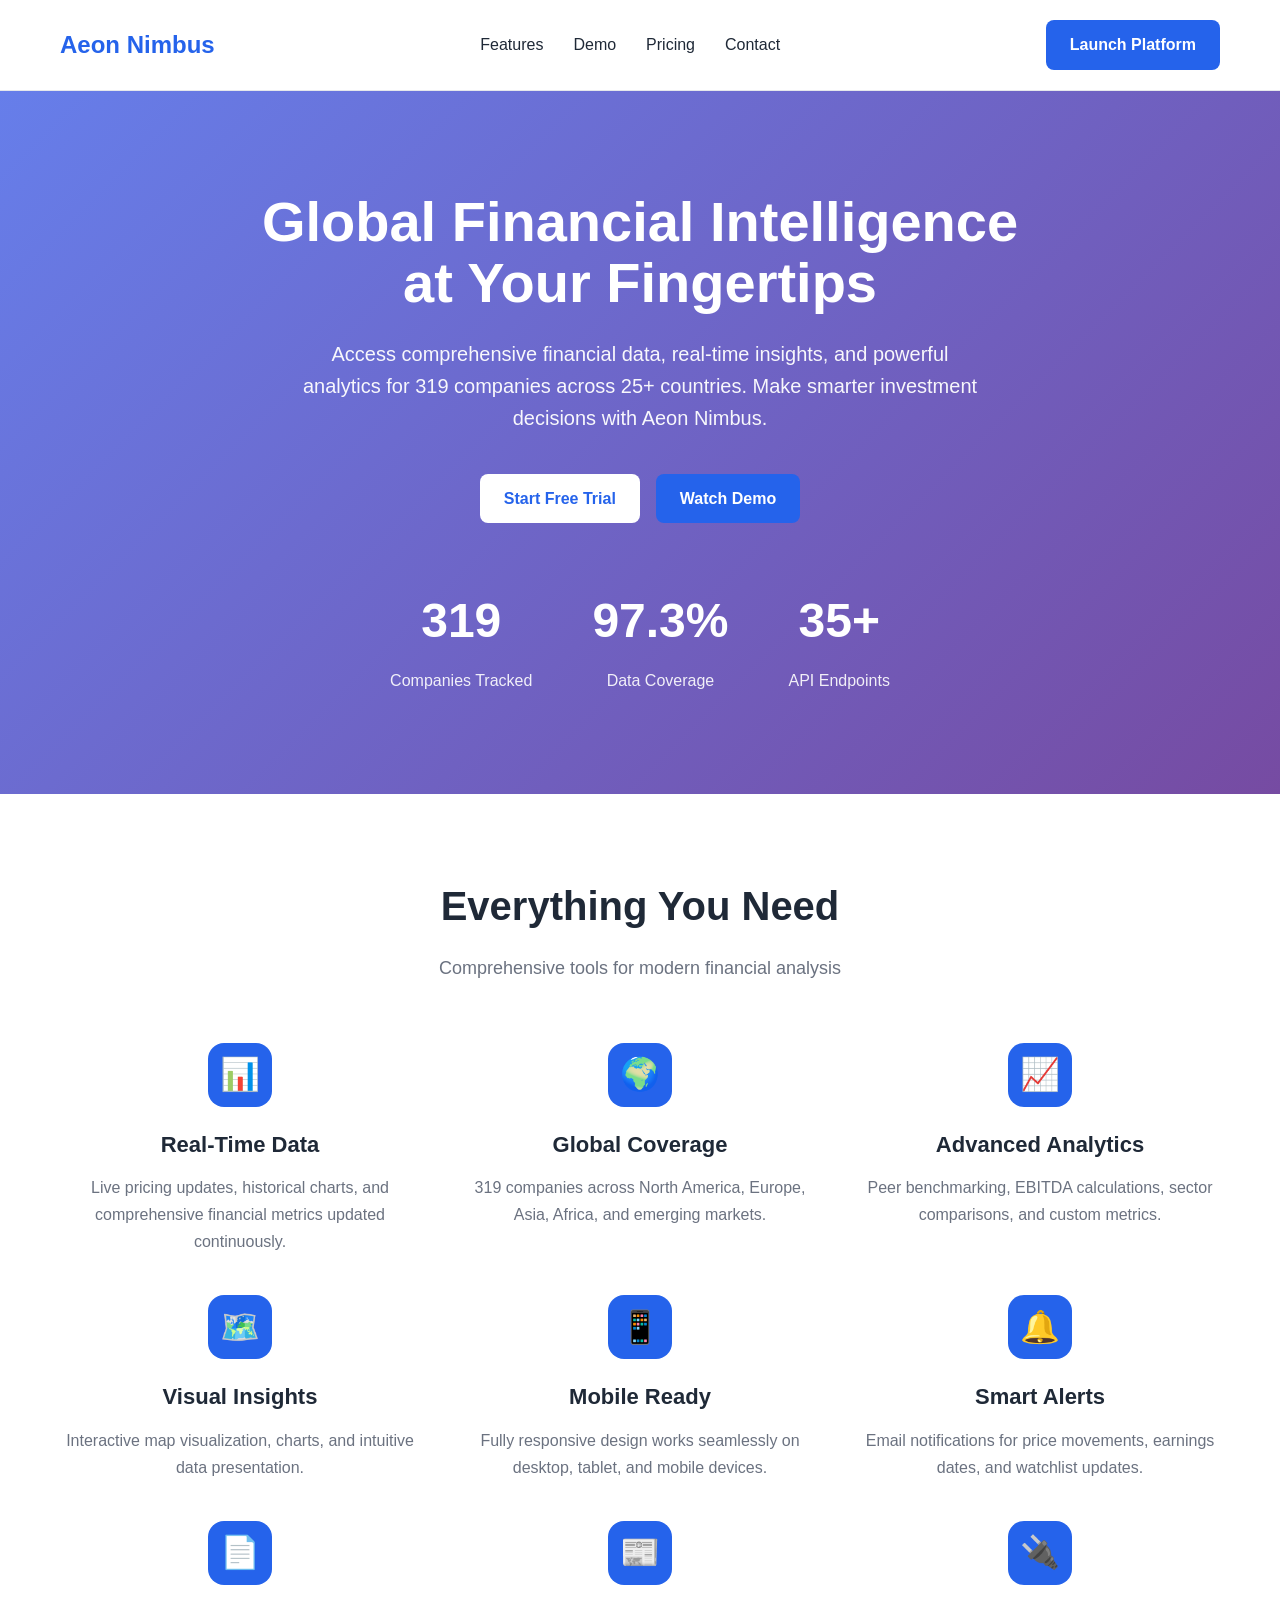
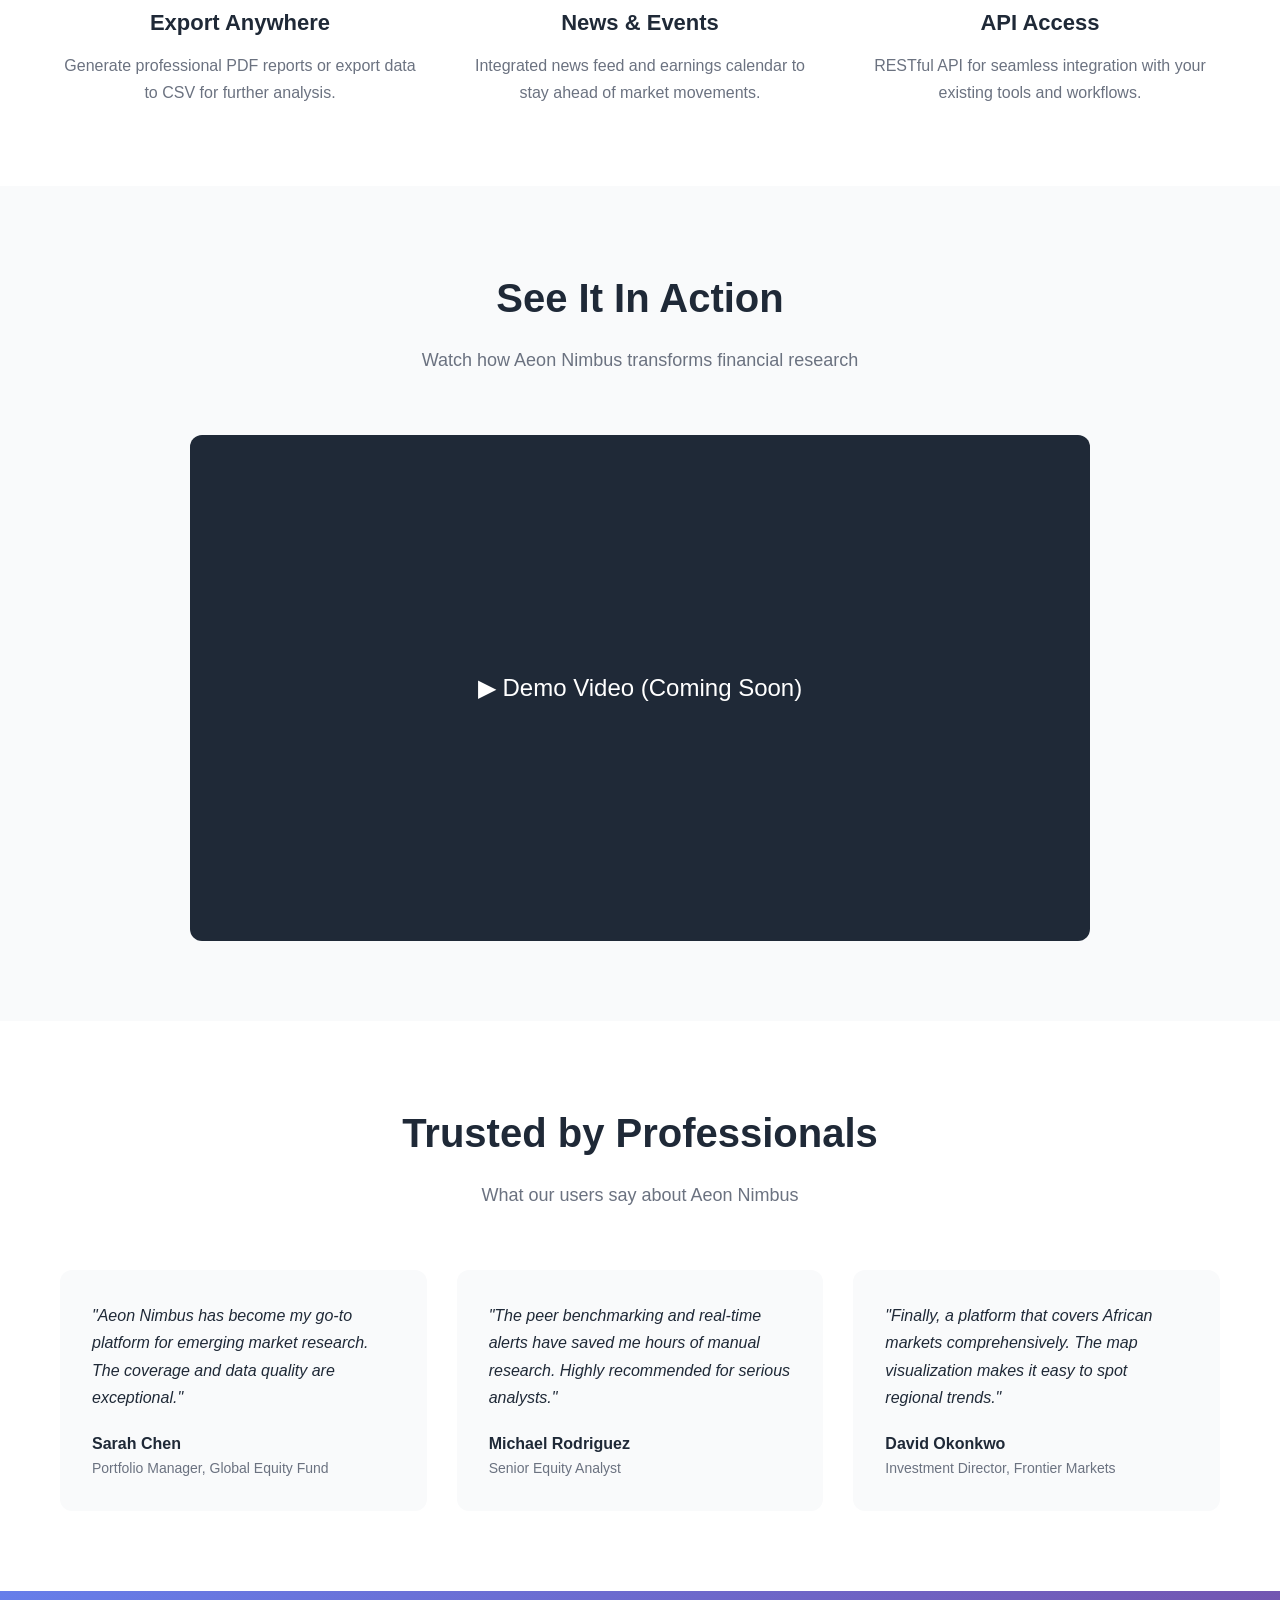
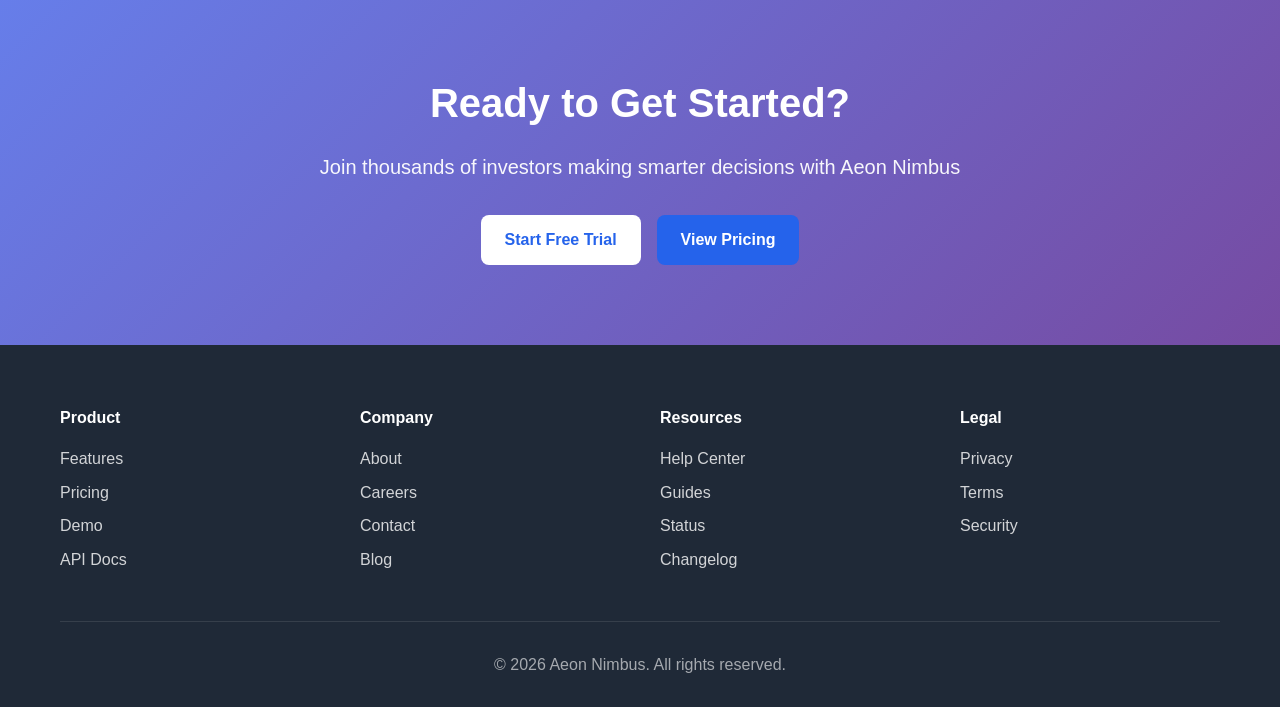
<file: marketing/landing/index.html>
<!DOCTYPE html>
<html lang="en">
<head>
    <meta charset="UTF-8">
    <meta name="viewport" content="width=device-width, initial-scale=1.0">
    <title>Aeon Nimbus - Global Financial Intelligence Platform</title>
    <style>
        :root {
            --primary: #2563eb;
            --primary-dark: #1e40af;
            --text: #1f2937;
            --text-light: #6b7280;
            --bg: #ffffff;
            --bg-light: #f9fafb;
            --border: #e5e7eb;
        }

        * { margin: 0; padding: 0; box-sizing: border-box; }

        body {
            font-family: -apple-system, BlinkMacSystemFont, 'Segoe UI', Roboto, 'Helvetica Neue', Arial, sans-serif;
            line-height: 1.6;
            color: var(--text);
            background: var(--bg);
        }

        .container {
            max-width: 1200px;
            margin: 0 auto;
            padding: 0 20px;
        }

        header {
            background: var(--bg);
            border-bottom: 1px solid var(--border);
            padding: 20px 0;
            position: sticky;
            top: 0;
            z-index: 100;
        }

        nav {
            display: flex;
            justify-content: space-between;
            align-items: center;
        }

        .logo {
            font-size: 24px;
            font-weight: 700;
            color: var(--primary);
        }

        .nav-links {
            display: flex;
            gap: 30px;
            list-style: none;
        }

        .nav-links a {
            text-decoration: none;
            color: var(--text);
            font-weight: 500;
        }

        .nav-links a:hover {
            color: var(--primary);
        }

        .cta-button {
            background: var(--primary);
            color: white;
            padding: 12px 24px;
            border-radius: 8px;
            text-decoration: none;
            font-weight: 600;
            display: inline-block;
            transition: background 0.2s;
        }

        .cta-button:hover {
            background: var(--primary-dark);
        }

        .hero {
            padding: 100px 0;
            text-align: center;
            background: linear-gradient(135deg, #667eea 0%, #764ba2 100%);
            color: white;
        }

        .hero h1 {
            font-size: 56px;
            font-weight: 800;
            margin-bottom: 24px;
            line-height: 1.1;
        }

        .hero p {
            font-size: 20px;
            margin-bottom: 40px;
            opacity: 0.95;
            max-width: 700px;
            margin-left: auto;
            margin-right: auto;
        }

        .hero-stats {
            display: flex;
            justify-content: center;
            gap: 60px;
            margin-top: 60px;
        }

        .stat {
            text-align: center;
        }

        .stat-number {
            font-size: 48px;
            font-weight: 800;
            display: block;
            margin-bottom: 8px;
        }

        .stat-label {
            opacity: 0.9;
            font-size: 16px;
        }

        section {
            padding: 80px 0;
        }

        h2 {
            font-size: 40px;
            font-weight: 800;
            margin-bottom: 16px;
            text-align: center;
        }

        .section-subtitle {
            text-align: center;
            color: var(--text-light);
            font-size: 18px;
            margin-bottom: 60px;
        }

        .features-grid {
            display: grid;
            grid-template-columns: repeat(auto-fit, minmax(300px, 1fr));
            gap: 40px;
        }

        .feature-card {
            text-align: center;
        }

        .feature-icon {
            width: 64px;
            height: 64px;
            background: var(--primary);
            border-radius: 16px;
            display: flex;
            align-items: center;
            justify-content: center;
            margin: 0 auto 20px;
            font-size: 32px;
        }

        .feature-card h3 {
            font-size: 22px;
            margin-bottom: 12px;
        }

        .feature-card p {
            color: var(--text-light);
            line-height: 1.7;
        }

        .demo-section {
            background: var(--bg-light);
        }

        .demo-video {
            max-width: 900px;
            margin: 0 auto;
            background: var(--text);
            border-radius: 12px;
            aspect-ratio: 16/9;
            display: flex;
            align-items: center;
            justify-content: center;
            color: white;
            font-size: 24px;
        }

        .testimonials {
            background: var(--bg);
        }

        .testimonial-grid {
            display: grid;
            grid-template-columns: repeat(auto-fit, minmax(300px, 1fr));
            gap: 30px;
        }

        .testimonial {
            background: var(--bg-light);
            padding: 32px;
            border-radius: 12px;
        }

        .testimonial-text {
            font-style: italic;
            margin-bottom: 20px;
            line-height: 1.7;
        }

        .testimonial-author {
            font-weight: 600;
        }

        .testimonial-role {
            color: var(--text-light);
            font-size: 14px;
        }

        .cta-section {
            background: linear-gradient(135deg, #667eea 0%, #764ba2 100%);
            color: white;
            text-align: center;
        }

        .cta-section h2 {
            color: white;
        }

        .cta-section p {
            font-size: 20px;
            margin-bottom: 32px;
            opacity: 0.95;
        }

        .button-group {
            display: flex;
            gap: 16px;
            justify-content: center;
            flex-wrap: wrap;
        }

        .cta-button.white {
            background: white;
            color: var(--primary);
        }

        .cta-button.white:hover {
            background: var(--bg-light);
        }

        footer {
            background: var(--text);
            color: white;
            padding: 60px 0 30px;
        }

        .footer-content {
            display: grid;
            grid-template-columns: repeat(auto-fit, minmax(200px, 1fr));
            gap: 40px;
            margin-bottom: 40px;
        }

        .footer-section h4 {
            margin-bottom: 16px;
        }

        .footer-links {
            list-style: none;
        }

        .footer-links li {
            margin-bottom: 8px;
        }

        .footer-links a {
            color: rgba(255,255,255,0.8);
            text-decoration: none;
        }

        .footer-links a:hover {
            color: white;
        }

        .footer-bottom {
            text-align: center;
            padding-top: 30px;
            border-top: 1px solid rgba(255,255,255,0.1);
            color: rgba(255,255,255,0.6);
        }

        @media (max-width: 768px) {
            .hero h1 { font-size: 36px; }
            .hero p { font-size: 18px; }
            .hero-stats { flex-direction: column; gap: 30px; }
            h2 { font-size: 32px; }
            .nav-links { display: none; }
        }
    </style>
</head>
<body>
    <header>
        <nav class="container">
            <div class="logo">Aeon Nimbus</div>
            <ul class="nav-links">
                <li><a href="#features">Features</a></li>
                <li><a href="#demo">Demo</a></li>
                <li><a href="pricing.html">Pricing</a></li>
                <li><a href="#contact">Contact</a></li>
            </ul>
            <a href="/platform" class="cta-button">Launch Platform</a>
        </nav>
    </header>

    <section class="hero">
        <div class="container">
            <h1>Global Financial Intelligence<br>at Your Fingertips</h1>
            <p>Access comprehensive financial data, real-time insights, and powerful analytics for 319 companies across 25+ countries. Make smarter investment decisions with Aeon Nimbus.</p>
            <div class="button-group">
                <a href="/platform" class="cta-button white">Start Free Trial</a>
                <a href="#demo" class="cta-button">Watch Demo</a>
            </div>

            <div class="hero-stats">
                <div class="stat">
                    <span class="stat-number">319</span>
                    <span class="stat-label">Companies Tracked</span>
                </div>
                <div class="stat">
                    <span class="stat-number">97.3%</span>
                    <span class="stat-label">Data Coverage</span>
                </div>
                <div class="stat">
                    <span class="stat-number">35+</span>
                    <span class="stat-label">API Endpoints</span>
                </div>
            </div>
        </div>
    </section>

    <section id="features">
        <div class="container">
            <h2>Everything You Need</h2>
            <p class="section-subtitle">Comprehensive tools for modern financial analysis</p>

            <div class="features-grid">
                <div class="feature-card">
                    <div class="feature-icon">📊</div>
                    <h3>Real-Time Data</h3>
                    <p>Live pricing updates, historical charts, and comprehensive financial metrics updated continuously.</p>
                </div>

                <div class="feature-card">
                    <div class="feature-icon">🌍</div>
                    <h3>Global Coverage</h3>
                    <p>319 companies across North America, Europe, Asia, Africa, and emerging markets.</p>
                </div>

                <div class="feature-card">
                    <div class="feature-icon">📈</div>
                    <h3>Advanced Analytics</h3>
                    <p>Peer benchmarking, EBITDA calculations, sector comparisons, and custom metrics.</p>
                </div>

                <div class="feature-card">
                    <div class="feature-icon">🗺️</div>
                    <h3>Visual Insights</h3>
                    <p>Interactive map visualization, charts, and intuitive data presentation.</p>
                </div>

                <div class="feature-card">
                    <div class="feature-icon">📱</div>
                    <h3>Mobile Ready</h3>
                    <p>Fully responsive design works seamlessly on desktop, tablet, and mobile devices.</p>
                </div>

                <div class="feature-card">
                    <div class="feature-icon">🔔</div>
                    <h3>Smart Alerts</h3>
                    <p>Email notifications for price movements, earnings dates, and watchlist updates.</p>
                </div>

                <div class="feature-card">
                    <div class="feature-icon">📄</div>
                    <h3>Export Anywhere</h3>
                    <p>Generate professional PDF reports or export data to CSV for further analysis.</p>
                </div>

                <div class="feature-card">
                    <div class="feature-icon">📰</div>
                    <h3>News & Events</h3>
                    <p>Integrated news feed and earnings calendar to stay ahead of market movements.</p>
                </div>

                <div class="feature-card">
                    <div class="feature-icon">🔌</div>
                    <h3>API Access</h3>
                    <p>RESTful API for seamless integration with your existing tools and workflows.</p>
                </div>
            </div>
        </div>
    </section>

    <section id="demo" class="demo-section">
        <div class="container">
            <h2>See It In Action</h2>
            <p class="section-subtitle">Watch how Aeon Nimbus transforms financial research</p>
            <div class="demo-video">
                <div>▶ Demo Video (Coming Soon)</div>
            </div>
        </div>
    </section>

    <section class="testimonials">
        <div class="container">
            <h2>Trusted by Professionals</h2>
            <p class="section-subtitle">What our users say about Aeon Nimbus</p>

            <div class="testimonial-grid">
                <div class="testimonial">
                    <p class="testimonial-text">"Aeon Nimbus has become my go-to platform for emerging market research. The coverage and data quality are exceptional."</p>
                    <div class="testimonial-author">Sarah Chen</div>
                    <div class="testimonial-role">Portfolio Manager, Global Equity Fund</div>
                </div>

                <div class="testimonial">
                    <p class="testimonial-text">"The peer benchmarking and real-time alerts have saved me hours of manual research. Highly recommended for serious analysts."</p>
                    <div class="testimonial-author">Michael Rodriguez</div>
                    <div class="testimonial-role">Senior Equity Analyst</div>
                </div>

                <div class="testimonial">
                    <p class="testimonial-text">"Finally, a platform that covers African markets comprehensively. The map visualization makes it easy to spot regional trends."</p>
                    <div class="testimonial-author">David Okonkwo</div>
                    <div class="testimonial-role">Investment Director, Frontier Markets</div>
                </div>
            </div>
        </div>
    </section>

    <section class="cta-section">
        <div class="container">
            <h2>Ready to Get Started?</h2>
            <p>Join thousands of investors making smarter decisions with Aeon Nimbus</p>
            <div class="button-group">
                <a href="/platform" class="cta-button white">Start Free Trial</a>
                <a href="pricing.html" class="cta-button">View Pricing</a>
            </div>
        </div>
    </section>

    <footer>
        <div class="container">
            <div class="footer-content">
                <div class="footer-section">
                    <h4>Product</h4>
                    <ul class="footer-links">
                        <li><a href="#features">Features</a></li>
                        <li><a href="pricing.html">Pricing</a></li>
                        <li><a href="#demo">Demo</a></li>
                        <li><a href="/docs">API Docs</a></li>
                    </ul>
                </div>

                <div class="footer-section">
                    <h4>Company</h4>
                    <ul class="footer-links">
                        <li><a href="#about">About</a></li>
                        <li><a href="#careers">Careers</a></li>
                        <li><a href="#contact">Contact</a></li>
                        <li><a href="#blog">Blog</a></li>
                    </ul>
                </div>

                <div class="footer-section">
                    <h4>Resources</h4>
                    <ul class="footer-links">
                        <li><a href="#help">Help Center</a></li>
                        <li><a href="#guides">Guides</a></li>
                        <li><a href="#status">Status</a></li>
                        <li><a href="#changelog">Changelog</a></li>
                    </ul>
                </div>

                <div class="footer-section">
                    <h4>Legal</h4>
                    <ul class="footer-links">
                        <li><a href="#privacy">Privacy</a></li>
                        <li><a href="#terms">Terms</a></li>
                        <li><a href="#security">Security</a></li>
                    </ul>
                </div>
            </div>

            <div class="footer-bottom">
                <p>&copy; 2026 Aeon Nimbus. All rights reserved.</p>
            </div>
        </div>
    </footer>
</body>
</html>
</file>
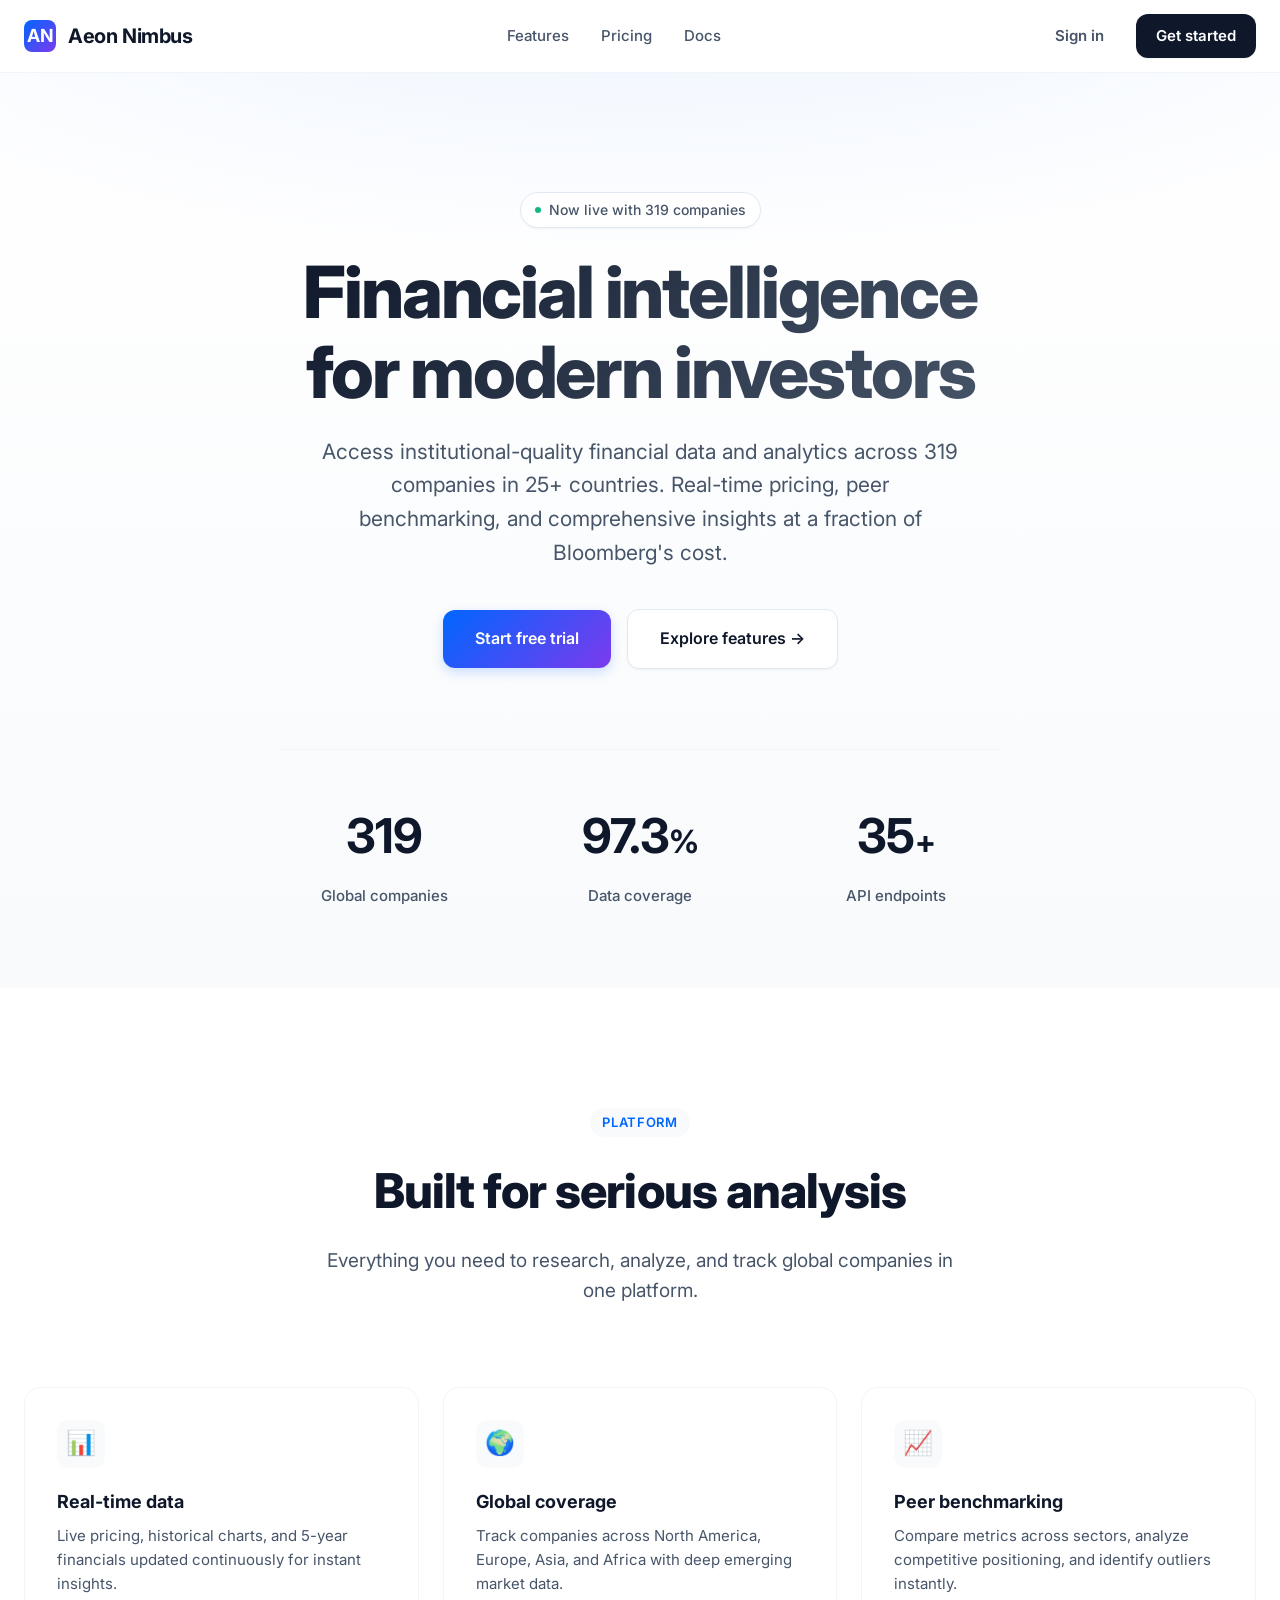
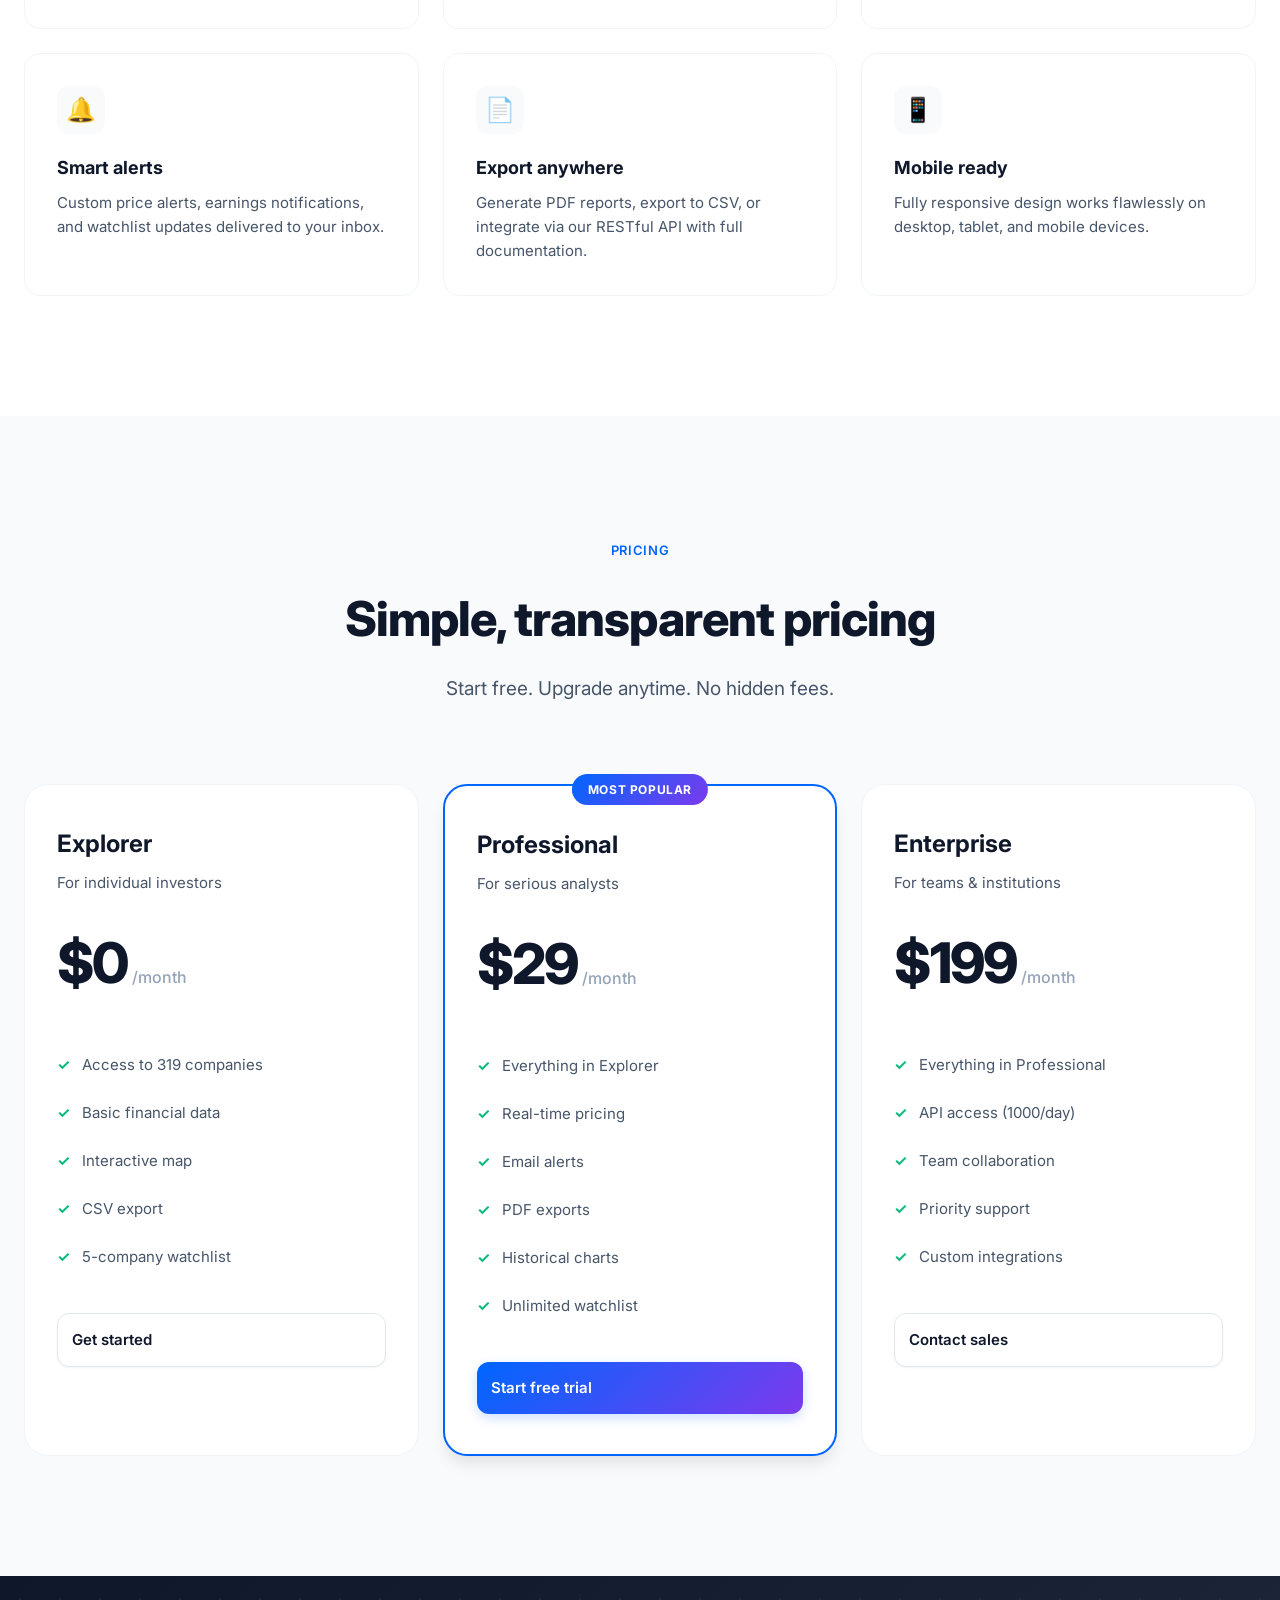
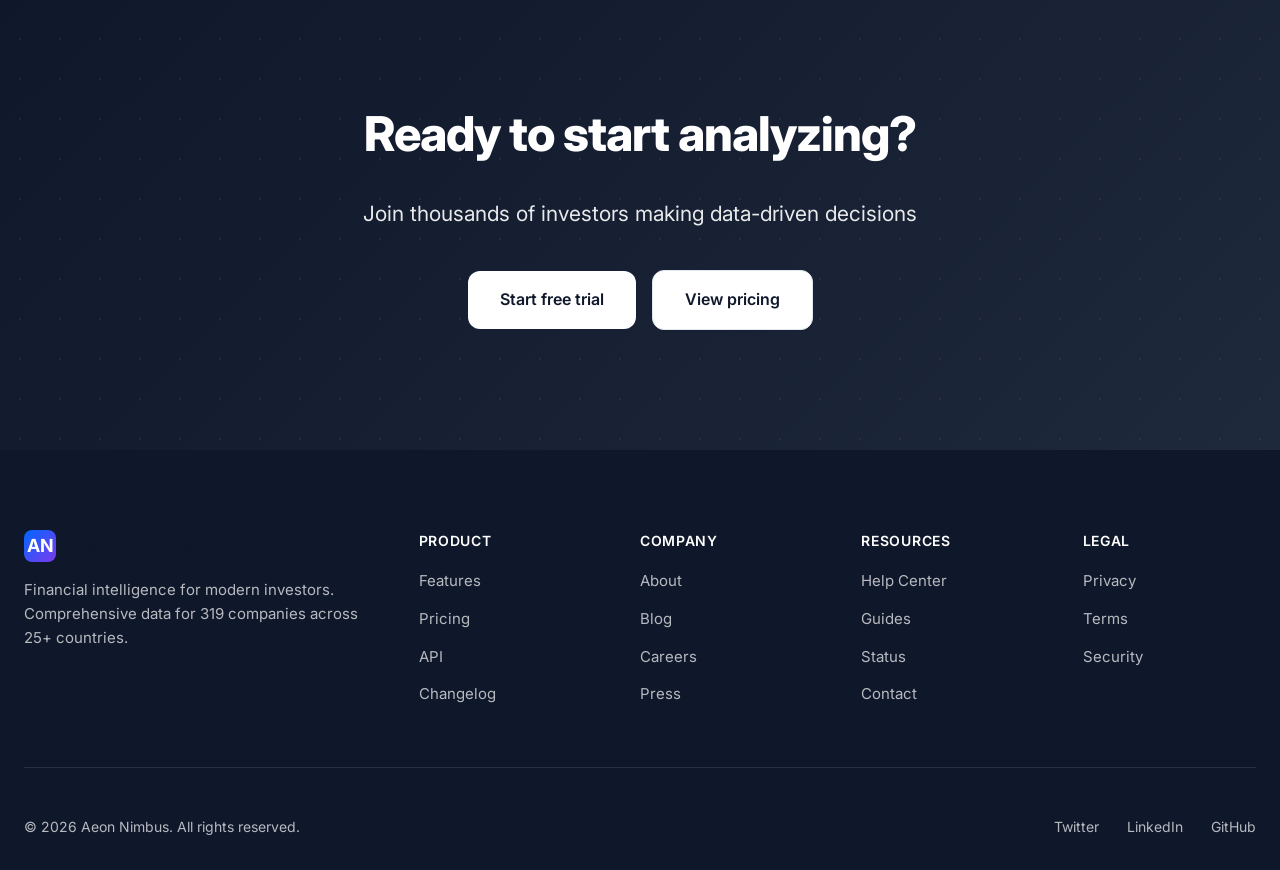
<file: static/landing/index.html>
<!DOCTYPE html>
<html lang="en">
<head>
    <meta charset="UTF-8">
    <meta name="viewport" content="width=device-width, initial-scale=1.0">
    <title>Aeon Nimbus - Financial Intelligence Platform</title>
    <link rel="preconnect" href="https://fonts.googleapis.com">
    <link rel="preconnect" href="https://fonts.gstatic.com" crossorigin>
    <link href="https://fonts.googleapis.com/css2?family=Inter:wght@400;500;600;700;800;900&display=swap" rel="stylesheet">
    <style>
        * {
            margin: 0;
            padding: 0;
            box-sizing: border-box;
        }

        :root {
            --primary: #0066FF;
            --primary-dark: #0052CC;
            --primary-light: #3385FF;
            --secondary: #7C3AED;
            --success: #10B981;
            --text: #0F172A;
            --text-secondary: #475569;
            --text-tertiary: #94A3B8;
            --bg: #FFFFFF;
            --bg-secondary: #F8FAFC;
            --bg-tertiary: #F1F5F9;
            --border: #E2E8F0;
            --border-light: #F1F5F9;
            --shadow-sm: 0 1px 2px 0 rgb(0 0 0 / 0.05);
            --shadow-md: 0 4px 6px -1px rgb(0 0 0 / 0.1);
            --shadow-lg: 0 10px 15px -3px rgb(0 0 0 / 0.1);
            --shadow-xl: 0 20px 25px -5px rgb(0 0 0 / 0.1);
            --radius-sm: 8px;
            --radius-md: 12px;
            --radius-lg: 16px;
            --radius-xl: 24px;
        }

        body {
            font-family: 'Inter', -apple-system, BlinkMacSystemFont, 'Segoe UI', sans-serif;
            line-height: 1.6;
            color: var(--text);
            -webkit-font-smoothing: antialiased;
            -moz-osx-font-smoothing: grayscale;
        }

        html {
            scroll-behavior: smooth;
        }

        /* Navigation - Stripe-inspired */
        nav {
            position: fixed;
            top: 0;
            width: 100%;
            background: rgba(255, 255, 255, 0.72);
            backdrop-filter: saturate(180%) blur(20px);
            -webkit-backdrop-filter: saturate(180%) blur(20px);
            border-bottom: 1px solid var(--border-light);
            z-index: 1000;
            transition: all 0.3s cubic-bezier(0.4, 0, 0.2, 1);
        }

        nav.scrolled {
            box-shadow: var(--shadow-sm);
        }

        .nav-container {
            max-width: 1280px;
            margin: 0 auto;
            padding: 0 24px;
            display: flex;
            align-items: center;
            justify-content: space-between;
            height: 72px;
        }

        .logo-container {
            display: flex;
            align-items: center;
            gap: 12px;
        }

        .logo-mark {
            width: 32px;
            height: 32px;
            background: linear-gradient(135deg, var(--primary), var(--secondary));
            border-radius: 8px;
            display: flex;
            align-items: center;
            justify-content: center;
            color: white;
            font-weight: 700;
            font-size: 18px;
        }

        .logo-text {
            font-size: 20px;
            font-weight: 700;
            letter-spacing: -0.02em;
            color: var(--text);
        }

        .nav-links {
            display: flex;
            gap: 32px;
            list-style: none;
        }

        .nav-links a {
            text-decoration: none;
            color: var(--text-secondary);
            font-weight: 500;
            font-size: 15px;
            transition: color 0.2s;
            position: relative;
        }

        .nav-links a:hover {
            color: var(--text);
        }

        .nav-cta {
            display: flex;
            gap: 12px;
            align-items: center;
        }

        .btn {
            padding: 10px 20px;
            border-radius: var(--radius-md);
            font-weight: 600;
            font-size: 15px;
            text-decoration: none;
            transition: all 0.2s cubic-bezier(0.4, 0, 0.2, 1);
            cursor: pointer;
            border: none;
            display: inline-flex;
            align-items: center;
            gap: 8px;
        }

        .btn-secondary {
            color: var(--text-secondary);
            background: transparent;
        }

        .btn-secondary:hover {
            color: var(--text);
            background: var(--bg-secondary);
        }

        .btn-primary {
            background: var(--text);
            color: white;
            box-shadow: var(--shadow-sm);
        }

        .btn-primary:hover {
            background: var(--primary);
            box-shadow: var(--shadow-md);
            transform: translateY(-1px);
        }

        /* Hero - Plaid-inspired */
        .hero {
            margin-top: 72px;
            padding: 120px 24px 80px;
            background: linear-gradient(180deg, var(--bg) 0%, var(--bg-secondary) 100%);
            position: relative;
            overflow: hidden;
        }

        .hero::before {
            content: '';
            position: absolute;
            top: 0;
            left: 0;
            right: 0;
            height: 600px;
            background: radial-gradient(ellipse 80% 50% at 50% -20%, rgba(0, 102, 255, 0.08), transparent);
            pointer-events: none;
        }

        .hero-container {
            max-width: 1280px;
            margin: 0 auto;
            position: relative;
        }

        .hero-content {
            max-width: 720px;
            margin: 0 auto;
            text-align: center;
        }

        .hero-badge {
            display: inline-flex;
            align-items: center;
            gap: 8px;
            padding: 6px 14px;
            background: white;
            border: 1px solid var(--border);
            border-radius: 100px;
            font-size: 14px;
            font-weight: 500;
            color: var(--text-secondary);
            margin-bottom: 24px;
            box-shadow: var(--shadow-sm);
        }

        .hero-badge-dot {
            width: 6px;
            height: 6px;
            background: var(--success);
            border-radius: 50%;
            animation: pulse-dot 2s cubic-bezier(0.4, 0, 0.6, 1) infinite;
        }

        @keyframes pulse-dot {
            0%, 100% { opacity: 1; }
            50% { opacity: 0.5; }
        }

        .hero h1 {
            font-size: 72px;
            font-weight: 800;
            line-height: 1.1;
            letter-spacing: -0.03em;
            margin-bottom: 24px;
            background: linear-gradient(135deg, var(--text) 0%, var(--text-secondary) 100%);
            -webkit-background-clip: text;
            -webkit-text-fill-color: transparent;
            background-clip: text;
        }

        .hero-description {
            font-size: 21px;
            line-height: 1.6;
            color: var(--text-secondary);
            margin-bottom: 40px;
            max-width: 640px;
            margin-left: auto;
            margin-right: auto;
        }

        .hero-cta {
            display: flex;
            gap: 16px;
            justify-content: center;
            align-items: center;
            flex-wrap: wrap;
        }

        .btn-hero {
            padding: 16px 32px;
            font-size: 16px;
            border-radius: var(--radius-md);
        }

        .btn-gradient {
            background: linear-gradient(135deg, var(--primary), var(--secondary));
            color: white;
            box-shadow: 0 4px 12px rgba(0, 102, 255, 0.2);
        }

        .btn-gradient:hover {
            box-shadow: 0 8px 24px rgba(0, 102, 255, 0.3);
            transform: translateY(-2px);
        }

        .btn-outline {
            background: white;
            color: var(--text);
            border: 1.5px solid var(--border);
            box-shadow: var(--shadow-sm);
        }

        .btn-outline:hover {
            border-color: var(--text-tertiary);
            box-shadow: var(--shadow-md);
        }

        /* Stats - Minimalist */
        .stats {
            display: grid;
            grid-template-columns: repeat(3, 1fr);
            gap: 48px;
            margin-top: 80px;
            padding-top: 48px;
            border-top: 1px solid var(--border-light);
        }

        .stat {
            text-align: center;
        }

        .stat-number {
            font-size: 48px;
            font-weight: 700;
            letter-spacing: -0.02em;
            color: var(--text);
            display: block;
            margin-bottom: 8px;
        }

        .stat-label {
            font-size: 15px;
            color: var(--text-secondary);
            font-weight: 500;
        }

        /* Features - Card Grid */
        .features {
            padding: 120px 24px;
            background: white;
        }

        .section-container {
            max-width: 1280px;
            margin: 0 auto;
        }

        .section-header {
            text-align: center;
            max-width: 640px;
            margin: 0 auto 80px;
        }

        .section-label {
            display: inline-block;
            padding: 4px 12px;
            background: var(--bg-secondary);
            border-radius: 100px;
            font-size: 13px;
            font-weight: 600;
            color: var(--primary);
            text-transform: uppercase;
            letter-spacing: 0.05em;
            margin-bottom: 16px;
        }

        .section-title {
            font-size: 48px;
            font-weight: 800;
            letter-spacing: -0.02em;
            color: var(--text);
            margin-bottom: 16px;
        }

        .section-description {
            font-size: 19px;
            color: var(--text-secondary);
            line-height: 1.6;
        }

        .features-grid {
            display: grid;
            grid-template-columns: repeat(3, 1fr);
            gap: 24px;
        }

        .feature-card {
            background: white;
            border: 1px solid var(--border-light);
            border-radius: var(--radius-lg);
            padding: 32px;
            transition: all 0.3s cubic-bezier(0.4, 0, 0.2, 1);
        }

        .feature-card:hover {
            border-color: var(--border);
            box-shadow: var(--shadow-lg);
            transform: translateY(-4px);
        }

        .feature-icon {
            width: 48px;
            height: 48px;
            background: var(--bg-secondary);
            border-radius: var(--radius-md);
            display: flex;
            align-items: center;
            justify-content: center;
            font-size: 24px;
            margin-bottom: 20px;
        }

        .feature-title {
            font-size: 18px;
            font-weight: 700;
            color: var(--text);
            margin-bottom: 8px;
        }

        .feature-description {
            font-size: 15px;
            line-height: 1.6;
            color: var(--text-secondary);
        }

        /* Pricing - Clean table style */
        .pricing {
            padding: 120px 24px;
            background: var(--bg-secondary);
        }

        .pricing-grid {
            display: grid;
            grid-template-columns: repeat(3, 1fr);
            gap: 24px;
            margin-top: 64px;
        }

        .pricing-card {
            background: white;
            border: 1.5px solid var(--border-light);
            border-radius: var(--radius-xl);
            padding: 40px 32px;
            position: relative;
            transition: all 0.3s cubic-bezier(0.4, 0, 0.2, 1);
        }

        .pricing-card:hover {
            border-color: var(--primary);
            box-shadow: var(--shadow-xl);
            transform: translateY(-4px);
        }

        .pricing-card.featured {
            border-color: var(--primary);
            border-width: 2px;
            box-shadow: var(--shadow-lg);
        }

        .pricing-badge {
            position: absolute;
            top: -12px;
            left: 50%;
            transform: translateX(-50%);
            background: linear-gradient(135deg, var(--primary), var(--secondary));
            color: white;
            padding: 6px 16px;
            border-radius: 100px;
            font-size: 12px;
            font-weight: 700;
            text-transform: uppercase;
            letter-spacing: 0.05em;
        }

        .plan-name {
            font-size: 24px;
            font-weight: 700;
            color: var(--text);
            margin-bottom: 8px;
        }

        .plan-description {
            font-size: 15px;
            color: var(--text-secondary);
            margin-bottom: 24px;
        }

        .price-container {
            display: flex;
            align-items: baseline;
            gap: 4px;
            margin-bottom: 32px;
        }

        .price {
            font-size: 56px;
            font-weight: 800;
            letter-spacing: -0.03em;
            color: var(--text);
        }

        .price-period {
            font-size: 16px;
            color: var(--text-tertiary);
            font-weight: 500;
        }

        .pricing-features {
            list-style: none;
            margin-bottom: 32px;
        }

        .pricing-features li {
            padding: 12px 0;
            display: flex;
            align-items: flex-start;
            gap: 12px;
            font-size: 15px;
            color: var(--text-secondary);
        }

        .check {
            color: var(--success);
            font-weight: 700;
            flex-shrink: 0;
        }

        .pricing-cta {
            width: 100%;
            padding: 14px;
            text-align: center;
        }

        /* CTA Section */
        .cta-section {
            padding: 120px 24px;
            background: linear-gradient(135deg, var(--text) 0%, #1E293B 100%);
            color: white;
            text-align: center;
            position: relative;
            overflow: hidden;
        }

        .cta-section::before {
            content: '';
            position: absolute;
            top: -50%;
            left: -50%;
            width: 200%;
            height: 200%;
            background: radial-gradient(circle, rgba(255,255,255,0.05) 1px, transparent 1px);
            background-size: 40px 40px;
            animation: grid-move 20s linear infinite;
        }

        @keyframes grid-move {
            0% { transform: translate(0, 0); }
            100% { transform: translate(40px, 40px); }
        }

        .cta-content {
            position: relative;
            max-width: 640px;
            margin: 0 auto;
        }

        .cta-section h2 {
            font-size: 48px;
            font-weight: 800;
            letter-spacing: -0.02em;
            margin-bottom: 24px;
        }

        .cta-section p {
            font-size: 21px;
            opacity: 0.9;
            margin-bottom: 40px;
        }

        /* Footer */
        footer {
            background: var(--text);
            color: rgba(255,255,255,0.7);
            padding: 80px 24px 32px;
        }

        .footer-container {
            max-width: 1280px;
            margin: 0 auto;
        }

        .footer-grid {
            display: grid;
            grid-template-columns: 2fr repeat(4, 1fr);
            gap: 48px;
            margin-bottom: 48px;
            padding-bottom: 48px;
            border-bottom: 1px solid rgba(255,255,255,0.1);
        }

        .footer-brand {
            display: flex;
            flex-direction: column;
            gap: 16px;
        }

        .footer-logo {
            display: flex;
            align-items: center;
            gap: 12px;
            color: white;
        }

        .footer-tagline {
            font-size: 15px;
            line-height: 1.6;
        }

        .footer-section h4 {
            color: white;
            font-size: 14px;
            font-weight: 600;
            margin-bottom: 16px;
            text-transform: uppercase;
            letter-spacing: 0.05em;
        }

        .footer-links {
            list-style: none;
        }

        .footer-links li {
            margin-bottom: 12px;
        }

        .footer-links a {
            color: rgba(255,255,255,0.7);
            text-decoration: none;
            font-size: 15px;
            transition: color 0.2s;
        }

        .footer-links a:hover {
            color: white;
        }

        .footer-bottom {
            display: flex;
            justify-content: space-between;
            align-items: center;
            font-size: 14px;
        }

        .footer-bottom a {
            color: rgba(255,255,255,0.7);
            text-decoration: none;
            margin-left: 24px;
        }

        .footer-bottom a:hover {
            color: white;
        }

        /* Responsive */
        @media (max-width: 1024px) {
            .features-grid {
                grid-template-columns: repeat(2, 1fr);
            }

            .pricing-grid {
                grid-template-columns: 1fr;
                max-width: 480px;
                margin-left: auto;
                margin-right: auto;
            }

            .footer-grid {
                grid-template-columns: repeat(2, 1fr);
            }
        }

        @media (max-width: 768px) {
            .nav-links {
                display: none;
            }

            .hero h1 {
                font-size: 48px;
            }

            .hero-description {
                font-size: 18px;
            }

            .stats {
                grid-template-columns: 1fr;
                gap: 32px;
            }

            .section-title {
                font-size: 36px;
            }

            .features-grid {
                grid-template-columns: 1fr;
            }

            .footer-grid {
                grid-template-columns: 1fr;
            }

            .footer-bottom {
                flex-direction: column;
                gap: 16px;
                text-align: center;
            }
        }

        /* Smooth animations */
        @media (prefers-reduced-motion: no-preference) {
            .fade-in {
                animation: fadeIn 0.6s ease-out forwards;
                opacity: 0;
            }

            @keyframes fadeIn {
                to {
                    opacity: 1;
                }
            }

            .slide-up {
                animation: slideUp 0.6s ease-out forwards;
                opacity: 0;
                transform: translateY(20px);
            }

            @keyframes slideUp {
                to {
                    opacity: 1;
                    transform: translateY(0);
                }
            }
        }
    </style>
</head>
<body>
    <nav id="navbar">
        <div class="nav-container">
            <div class="logo-container">
                <div class="logo-mark">AN</div>
                <div class="logo-text">Aeon Nimbus</div>
            </div>

            <ul class="nav-links">
                <li><a href="#features">Features</a></li>
                <li><a href="#pricing">Pricing</a></li>
                <li><a href="/docs">Docs</a></li>
            </ul>

            <div class="nav-cta">
                <a href="/platform" class="btn btn-secondary">Sign in</a>
                <a href="/platform" class="btn btn-primary">Get started</a>
            </div>
        </div>
    </nav>

    <section class="hero">
        <div class="hero-container">
            <div class="hero-content">
                <div class="hero-badge fade-in">
                    <span class="hero-badge-dot"></span>
                    <span>Now live with 319 companies</span>
                </div>

                <h1 class="slide-up" style="animation-delay: 0.1s;">Financial intelligence for modern investors</h1>

                <p class="hero-description slide-up" style="animation-delay: 0.2s;">
                    Access institutional-quality financial data and analytics across 319 companies in 25+ countries. Real-time pricing, peer benchmarking, and comprehensive insights at a fraction of Bloomberg's cost.
                </p>

                <div class="hero-cta slide-up" style="animation-delay: 0.3s;">
                    <a href="/platform" class="btn btn-hero btn-gradient">Start free trial</a>
                    <a href="#features" class="btn btn-hero btn-outline">Explore features →</a>
                </div>

                <div class="stats slide-up" style="animation-delay: 0.4s;">
                    <div class="stat">
                        <span class="stat-number" data-target="319">319</span>
                        <span class="stat-label">Global companies</span>
                    </div>
                    <div class="stat">
                        <span class="stat-number">97.3<span style="font-size: 32px;">%</span></span>
                        <span class="stat-label">Data coverage</span>
                    </div>
                    <div class="stat">
                        <span class="stat-number">35<span style="font-size: 32px;">+</span></span>
                        <span class="stat-label">API endpoints</span>
                    </div>
                </div>
            </div>
        </div>
    </section>

    <section id="features" class="features">
        <div class="section-container">
            <div class="section-header">
                <span class="section-label">Platform</span>
                <h2 class="section-title">Built for serious analysis</h2>
                <p class="section-description">Everything you need to research, analyze, and track global companies in one platform.</p>
            </div>

            <div class="features-grid">
                <div class="feature-card">
                    <div class="feature-icon">📊</div>
                    <h3 class="feature-title">Real-time data</h3>
                    <p class="feature-description">Live pricing, historical charts, and 5-year financials updated continuously for instant insights.</p>
                </div>

                <div class="feature-card">
                    <div class="feature-icon">🌍</div>
                    <h3 class="feature-title">Global coverage</h3>
                    <p class="feature-description">Track companies across North America, Europe, Asia, and Africa with deep emerging market data.</p>
                </div>

                <div class="feature-card">
                    <div class="feature-icon">📈</div>
                    <h3 class="feature-title">Peer benchmarking</h3>
                    <p class="feature-description">Compare metrics across sectors, analyze competitive positioning, and identify outliers instantly.</p>
                </div>

                <div class="feature-card">
                    <div class="feature-icon">🔔</div>
                    <h3 class="feature-title">Smart alerts</h3>
                    <p class="feature-description">Custom price alerts, earnings notifications, and watchlist updates delivered to your inbox.</p>
                </div>

                <div class="feature-card">
                    <div class="feature-icon">📄</div>
                    <h3 class="feature-title">Export anywhere</h3>
                    <p class="feature-description">Generate PDF reports, export to CSV, or integrate via our RESTful API with full documentation.</p>
                </div>

                <div class="feature-card">
                    <div class="feature-icon">📱</div>
                    <h3 class="feature-title">Mobile ready</h3>
                    <p class="feature-description">Fully responsive design works flawlessly on desktop, tablet, and mobile devices.</p>
                </div>
            </div>
        </div>
    </section>

    <section id="pricing" class="pricing">
        <div class="section-container">
            <div class="section-header">
                <span class="section-label">Pricing</span>
                <h2 class="section-title">Simple, transparent pricing</h2>
                <p class="section-description">Start free. Upgrade anytime. No hidden fees.</p>
            </div>

            <div class="pricing-grid">
                <div class="pricing-card">
                    <div class="plan-name">Explorer</div>
                    <div class="plan-description">For individual investors</div>
                    <div class="price-container">
                        <span class="price">$0</span>
                        <span class="price-period">/month</span>
                    </div>
                    <ul class="pricing-features">
                        <li><span class="check">✓</span> Access to 319 companies</li>
                        <li><span class="check">✓</span> Basic financial data</li>
                        <li><span class="check">✓</span> Interactive map</li>
                        <li><span class="check">✓</span> CSV export</li>
                        <li><span class="check">✓</span> 5-company watchlist</li>
                    </ul>
                    <a href="/platform" class="btn btn-outline pricing-cta">Get started</a>
                </div>

                <div class="pricing-card featured">
                    <div class="pricing-badge">Most Popular</div>
                    <div class="plan-name">Professional</div>
                    <div class="plan-description">For serious analysts</div>
                    <div class="price-container">
                        <span class="price">$29</span>
                        <span class="price-period">/month</span>
                    </div>
                    <ul class="pricing-features">
                        <li><span class="check">✓</span> Everything in Explorer</li>
                        <li><span class="check">✓</span> Real-time pricing</li>
                        <li><span class="check">✓</span> Email alerts</li>
                        <li><span class="check">✓</span> PDF exports</li>
                        <li><span class="check">✓</span> Historical charts</li>
                        <li><span class="check">✓</span> Unlimited watchlist</li>
                    </ul>
                    <a href="/platform" class="btn btn-gradient pricing-cta">Start free trial</a>
                </div>

                <div class="pricing-card">
                    <div class="plan-name">Enterprise</div>
                    <div class="plan-description">For teams & institutions</div>
                    <div class="price-container">
                        <span class="price">$199</span>
                        <span class="price-period">/month</span>
                    </div>
                    <ul class="pricing-features">
                        <li><span class="check">✓</span> Everything in Professional</li>
                        <li><span class="check">✓</span> API access (1000/day)</li>
                        <li><span class="check">✓</span> Team collaboration</li>
                        <li><span class="check">✓</span> Priority support</li>
                        <li><span class="check">✓</span> Custom integrations</li>
                    </ul>
                    <a href="/platform" class="btn btn-outline pricing-cta">Contact sales</a>
                </div>
            </div>
        </div>
    </section>

    <section class="cta-section">
        <div class="cta-content">
            <h2>Ready to start analyzing?</h2>
            <p>Join thousands of investors making data-driven decisions</p>
            <div class="hero-cta">
                <a href="/platform" class="btn btn-hero" style="background: white; color: var(--text);">Start free trial</a>
                <a href="#pricing" class="btn btn-hero btn-outline">View pricing</a>
            </div>
        </div>
    </section>

    <footer>
        <div class="footer-container">
            <div class="footer-grid">
                <div class="footer-brand">
                    <div class="footer-logo">
                        <div class="logo-mark">AN</div>
                        <div class="logo-text">Aeon Nimbus</div>
                    </div>
                    <p class="footer-tagline">Financial intelligence for modern investors. Comprehensive data for 319 companies across 25+ countries.</p>
                </div>

                <div class="footer-section">
                    <h4>Product</h4>
                    <ul class="footer-links">
                        <li><a href="#features">Features</a></li>
                        <li><a href="#pricing">Pricing</a></li>
                        <li><a href="/docs">API</a></li>
                        <li><a href="#changelog">Changelog</a></li>
                    </ul>
                </div>

                <div class="footer-section">
                    <h4>Company</h4>
                    <ul class="footer-links">
                        <li><a href="#about">About</a></li>
                        <li><a href="#blog">Blog</a></li>
                        <li><a href="#careers">Careers</a></li>
                        <li><a href="#press">Press</a></li>
                    </ul>
                </div>

                <div class="footer-section">
                    <h4>Resources</h4>
                    <ul class="footer-links">
                        <li><a href="#help">Help Center</a></li>
                        <li><a href="#guides">Guides</a></li>
                        <li><a href="#status">Status</a></li>
                        <li><a href="#contact">Contact</a></li>
                    </ul>
                </div>

                <div class="footer-section">
                    <h4>Legal</h4>
                    <ul class="footer-links">
                        <li><a href="#privacy">Privacy</a></li>
                        <li><a href="#terms">Terms</a></li>
                        <li><a href="#security">Security</a></li>
                    </ul>
                </div>
            </div>

            <div class="footer-bottom">
                <div>&copy; 2026 Aeon Nimbus. All rights reserved.</div>
                <div>
                    <a href="#twitter">Twitter</a>
                    <a href="#linkedin">LinkedIn</a>
                    <a href="#github">GitHub</a>
                </div>
            </div>
        </div>
    </footer>

    <script>
        // Navbar scroll effect
        const navbar = document.getElementById('navbar');
        let lastScroll = 0;

        window.addEventListener('scroll', () => {
            const currentScroll = window.pageYOffset;

            if (currentScroll > 50) {
                navbar.classList.add('scrolled');
            } else {
                navbar.classList.remove('scrolled');
            }

            lastScroll = currentScroll;
        });

        // Smooth scroll
        document.querySelectorAll('a[href^="#"]').forEach(anchor => {
            anchor.addEventListener('click', function (e) {
                e.preventDefault();
                const target = document.querySelector(this.getAttribute('href'));
                if (target) {
                    target.scrollIntoView({ behavior: 'smooth', block: 'start' });
                }
            });
        });

        // Intersection Observer for animations
        const observerOptions = {
            threshold: 0.1,
            rootMargin: '0px 0px -50px 0px'
        };

        const observer = new IntersectionObserver((entries) => {
            entries.forEach(entry => {
                if (entry.isIntersecting) {
                    entry.target.style.animation = entry.target.style.animation.replace('paused', 'running');
                }
            });
        }, observerOptions);

        document.querySelectorAll('.slide-up, .fade-in').forEach(el => {
            observer.observe(el);
        });
    </script>
</body>
</html>
</file>
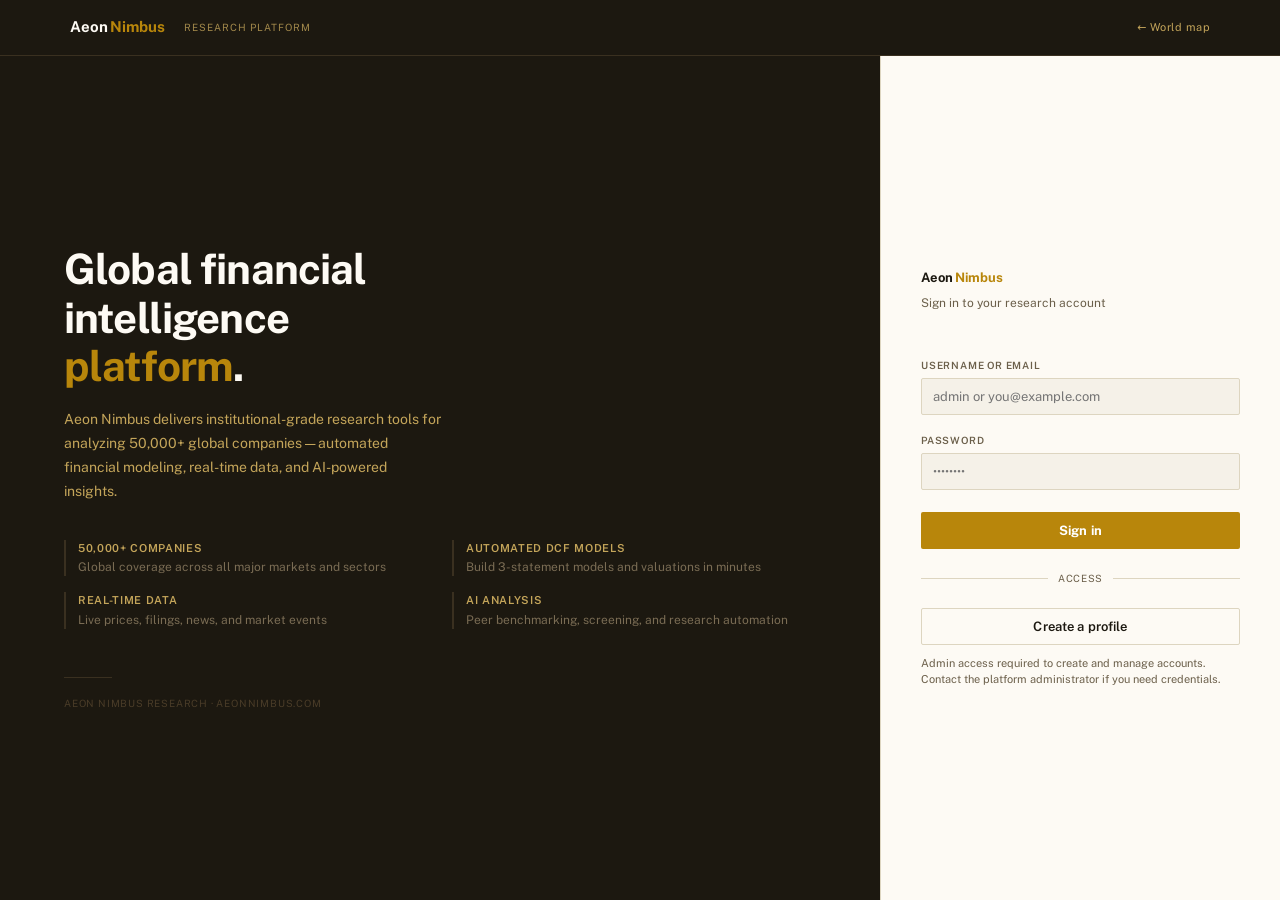
<file: aeon_nimbus/templates/login.html>
<!doctype html><html lang="en"><head>
<meta charset="utf-8"><meta name="viewport" content="width=device-width,initial-scale=1">
<title>Sign in · Aeon Nimbus</title>
<link rel="preconnect" href="https://fonts.googleapis.com">
<link href="https://fonts.googleapis.com/css2?family=Public+Sans:wght@400;500;600;700&display=swap" rel="stylesheet">
<style>
 :root{
   --navy:#1C1810;--ink:#1C1810;--muted:#6B5F4A;--line:#DDD5C0;--line-2:#EDE7D8;
   --bg:#F5F1E8;--surface:#FDFAF4;--soft:#EDE7D8;
   --accent:#B8860B;--accent-2:#8B6508;--accent-tint:#F5EDD4;
   --reduce:#9E3B2A;
   --sans:"Public Sans",-apple-system,BlinkMacSystemFont,"Segoe UI",system-ui,Helvetica,Arial,sans-serif;
 }
 *{box-sizing:border-box;margin:0;padding:0}
 body{background:var(--bg);color:var(--ink);font:14px/1.5 var(--sans);-webkit-font-smoothing:antialiased;min-height:100vh;display:flex;flex-direction:column}

 /* ── Topbar ── */
 .topbar{background:var(--navy);border-bottom:1px solid #3A3020;height:56px;display:flex;align-items:center;gap:20px;padding:0 max(28px,calc((100vw - 1140px)/2));flex-shrink:0}
 .brand{font-size:15px;font-weight:700;letter-spacing:-.01em;color:#FDFAF4}
 .brand em{font-style:normal;color:var(--accent)}
 .tagline{font-size:10px;letter-spacing:.1em;text-transform:uppercase;color:#C4A55A;opacity:.8}
 .topbar-spacer{flex:1}
 .topbar-link{font-size:11px;color:#C4A55A;text-decoration:none;letter-spacing:.04em;padding:5px 0;border-bottom:1px solid transparent}
 .topbar-link:hover{color:#FDFAF4;border-bottom-color:#C4A55A}

 /* ── Main layout ── */
 .page{flex:1;display:flex;align-items:stretch}
 .left-panel{flex:1;background:var(--navy);display:flex;flex-direction:column;justify-content:center;padding:60px max(40px,5vw);min-width:0}
 .left-panel h1{font-size:clamp(26px,3.5vw,42px);font-weight:700;color:#FDFAF4;letter-spacing:-.02em;line-height:1.15;max-width:14ch}
 .left-panel h1 em{font-style:normal;color:var(--accent)}
 .left-panel p{margin-top:18px;font-size:14px;color:#C4A55A;max-width:42ch;line-height:1.7}
 .pillars{margin-top:36px;display:grid;grid-template-columns:1fr 1fr;gap:16px 24px}
 .pillar{border-left:2px solid #3A3020;padding-left:12px}
 .pillar strong{display:block;font-size:11px;letter-spacing:.06em;text-transform:uppercase;color:#C4A55A;font-weight:600}
 .pillar span{display:block;font-size:12px;color:#7A6C54;margin-top:2px}
 .divider{margin-top:48px;height:1px;background:#3A3020;width:48px}
 .watermark{margin-top:18px;font-size:10px;color:#4A3C28;letter-spacing:.08em;text-transform:uppercase}

 /* ── Sign-in card ── */
 .right-panel{width:400px;flex-shrink:0;display:flex;flex-direction:column;justify-content:center;padding:48px 40px;background:var(--surface);border-left:1px solid var(--line)}
 .card-head{margin-bottom:28px}
 .card-brand{font-size:13px;font-weight:700;letter-spacing:-.01em;color:var(--ink);margin-bottom:6px}
 .card-brand em{font-style:normal;color:var(--accent)}
 .card-sub{font-size:12px;color:var(--muted)}
 label{display:block;font-size:10px;letter-spacing:.08em;text-transform:uppercase;color:var(--muted);font-weight:600;margin:18px 0 5px}
 input{width:100%;padding:10px 11px;border:1px solid var(--line);border-radius:2px;font-size:13px;font-family:var(--sans);background:var(--bg);color:var(--ink)}
 input:focus{outline:2px solid var(--accent);outline-offset:-1px;border-color:transparent}
 .btn-primary{width:100%;margin-top:22px;padding:11px;border:0;border-radius:2px;background:var(--accent);color:#fff;font-weight:700;font-size:13px;font-family:var(--sans);cursor:pointer;letter-spacing:.02em}
 .btn-primary:hover{background:var(--accent-2)}
 .btn-primary:disabled{opacity:.55;cursor:default}

 /* ── Separator ── */
 .sep{display:flex;align-items:center;gap:10px;margin:22px 0}
 .sep-line{flex:1;height:1px;background:var(--line)}
 .sep-text{font-size:10px;color:var(--muted);letter-spacing:.06em;text-transform:uppercase}

 /* ── Create profile button ── */
 .btn-ghost{width:100%;padding:10px;border:1px solid var(--line);border-radius:2px;background:transparent;color:var(--ink);font-weight:600;font-size:13px;font-family:var(--sans);cursor:pointer;letter-spacing:.01em}
 .btn-ghost:hover{border-color:var(--accent);color:var(--accent)}
 .btn-note{margin-top:10px;font-size:11px;color:var(--muted);line-height:1.5}

 /* ── Error ── */
 .err{margin-top:14px;padding:9px 11px;background:#F6E4E1;border-left:3px solid var(--reduce);color:#7A2E22;font-size:12px;display:none}

 @media(max-width:720px){
   .left-panel{display:none}
   .right-panel{width:100%;padding:40px 24px;border-left:none;border-top:3px solid var(--accent)}
   .page{align-items:flex-start;padding-top:0}
 }
</style></head><body>

<div class="topbar">
  <div>
    <div class="brand">Aeon <em>Nimbus</em></div>
  </div>
  <div class="tagline">Research Platform</div>
  <div class="topbar-spacer"></div>
  <a class="topbar-link" href="/">← World map</a>
</div>

<div class="page">
  <div class="left-panel">
    <h1>Global financial<br>intelligence <em>platform</em>.</h1>
    <p>Aeon Nimbus delivers institutional-grade research tools for analyzing 50,000+ global companies — automated financial modeling, real-time data, and AI-powered insights.</p>
    <div class="pillars">
      <div class="pillar">
        <strong>50,000+ Companies</strong>
        <span>Global coverage across all major markets and sectors</span>
      </div>
      <div class="pillar">
        <strong>Automated DCF Models</strong>
        <span>Build 3-statement models and valuations in minutes</span>
      </div>
      <div class="pillar">
        <strong>Real-time Data</strong>
        <span>Live prices, filings, news, and market events</span>
      </div>
      <div class="pillar">
        <strong>AI Analysis</strong>
        <span>Peer benchmarking, screening, and research automation</span>
      </div>
    </div>
    <div class="divider"></div>
    <div class="watermark">Aeon Nimbus Research · aeonnimbus.com</div>
  </div>

  <div class="right-panel">
    <div class="card-head">
      <div class="card-brand">Aeon <em>Nimbus</em></div>
      <div class="card-sub">Sign in to your research account</div>
    </div>

    <form id="f">
      <label for="em">Username or Email</label>
      <input id="em" type="text" required autocomplete="username" placeholder="admin or you@example.com">
      <label for="pw">Password</label>
      <input id="pw" type="password" required autocomplete="current-password" placeholder="••••••••">
      <button class="btn-primary" id="go" type="submit">Sign in</button>
    </form>
    <div class="err" id="err"></div>

    <div class="sep">
      <div class="sep-line"></div>
      <div class="sep-text">access</div>
      <div class="sep-line"></div>
    </div>

    <button class="btn-ghost" onclick="location.href='/admin'">Create a profile</button>
    <div class="btn-note">Admin access required to create and manage accounts. Contact the platform administrator if you need credentials.</div>
  </div>
</div>

<script>
const params = new URLSearchParams(location.search);
const next   = params.get('next') || '/';
document.getElementById('f').addEventListener('submit', async ev => {
  ev.preventDefault();
  const b = document.getElementById('go');
  const e = document.getElementById('err');
  b.disabled = true; b.textContent = 'Signing in…'; e.style.display = 'none';
  try {
    const r = await fetch('/api/auth/login', {
      method: 'POST',
      headers: {'Content-Type': 'application/json'},
      body: JSON.stringify({
        identifier: document.getElementById('em').value,
        password: document.getElementById('pw').value
      })
    });
    if (r.ok) {
      const d = await r.json();
      location.href = d.next || next;
    } else {
      const d = await r.json().catch(() => ({}));
      e.textContent = d.detail || 'Invalid username/email or password.';
      e.style.display = 'block';
      b.disabled = false; b.textContent = 'Sign in';
    }
  } catch(err) {
    e.textContent = 'Could not reach the server.';
    e.style.display = 'block';
    b.disabled = false; b.textContent = 'Sign in';
  }
});
</script>
</body></html>
</file>
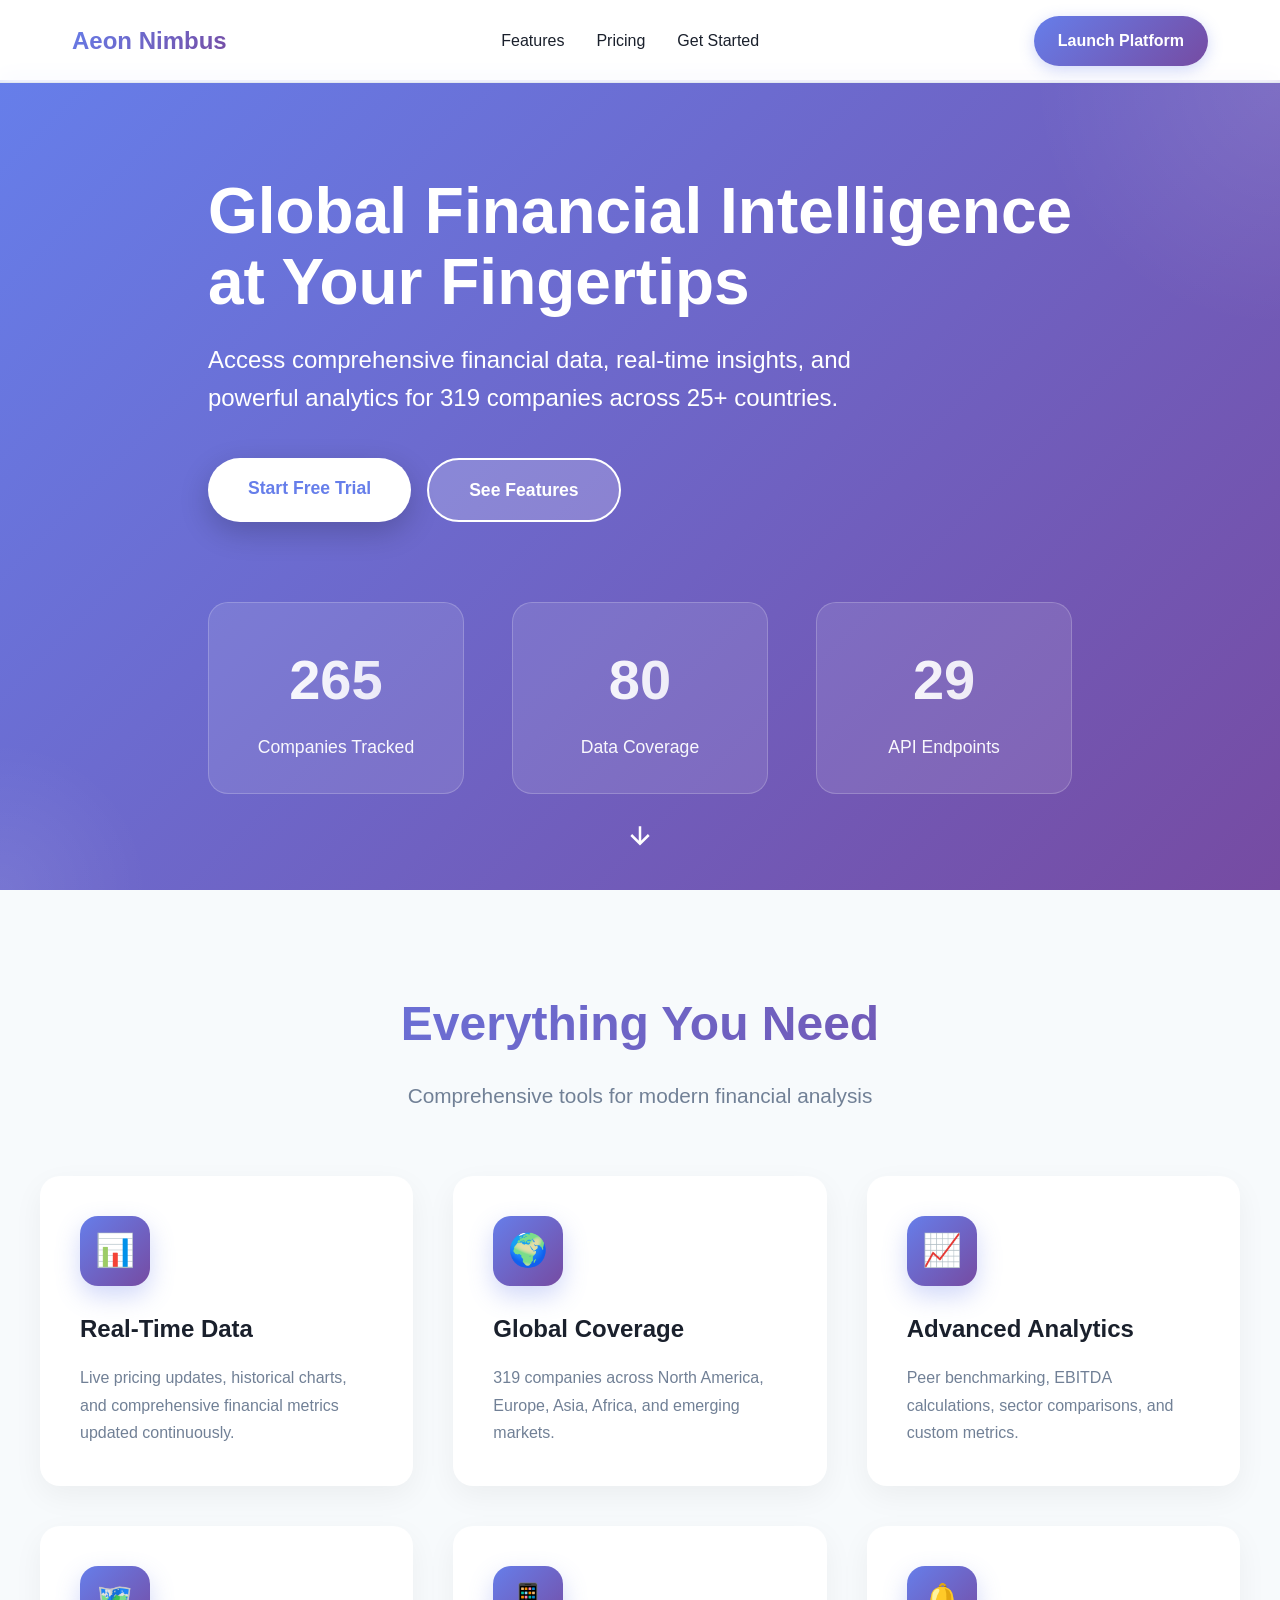
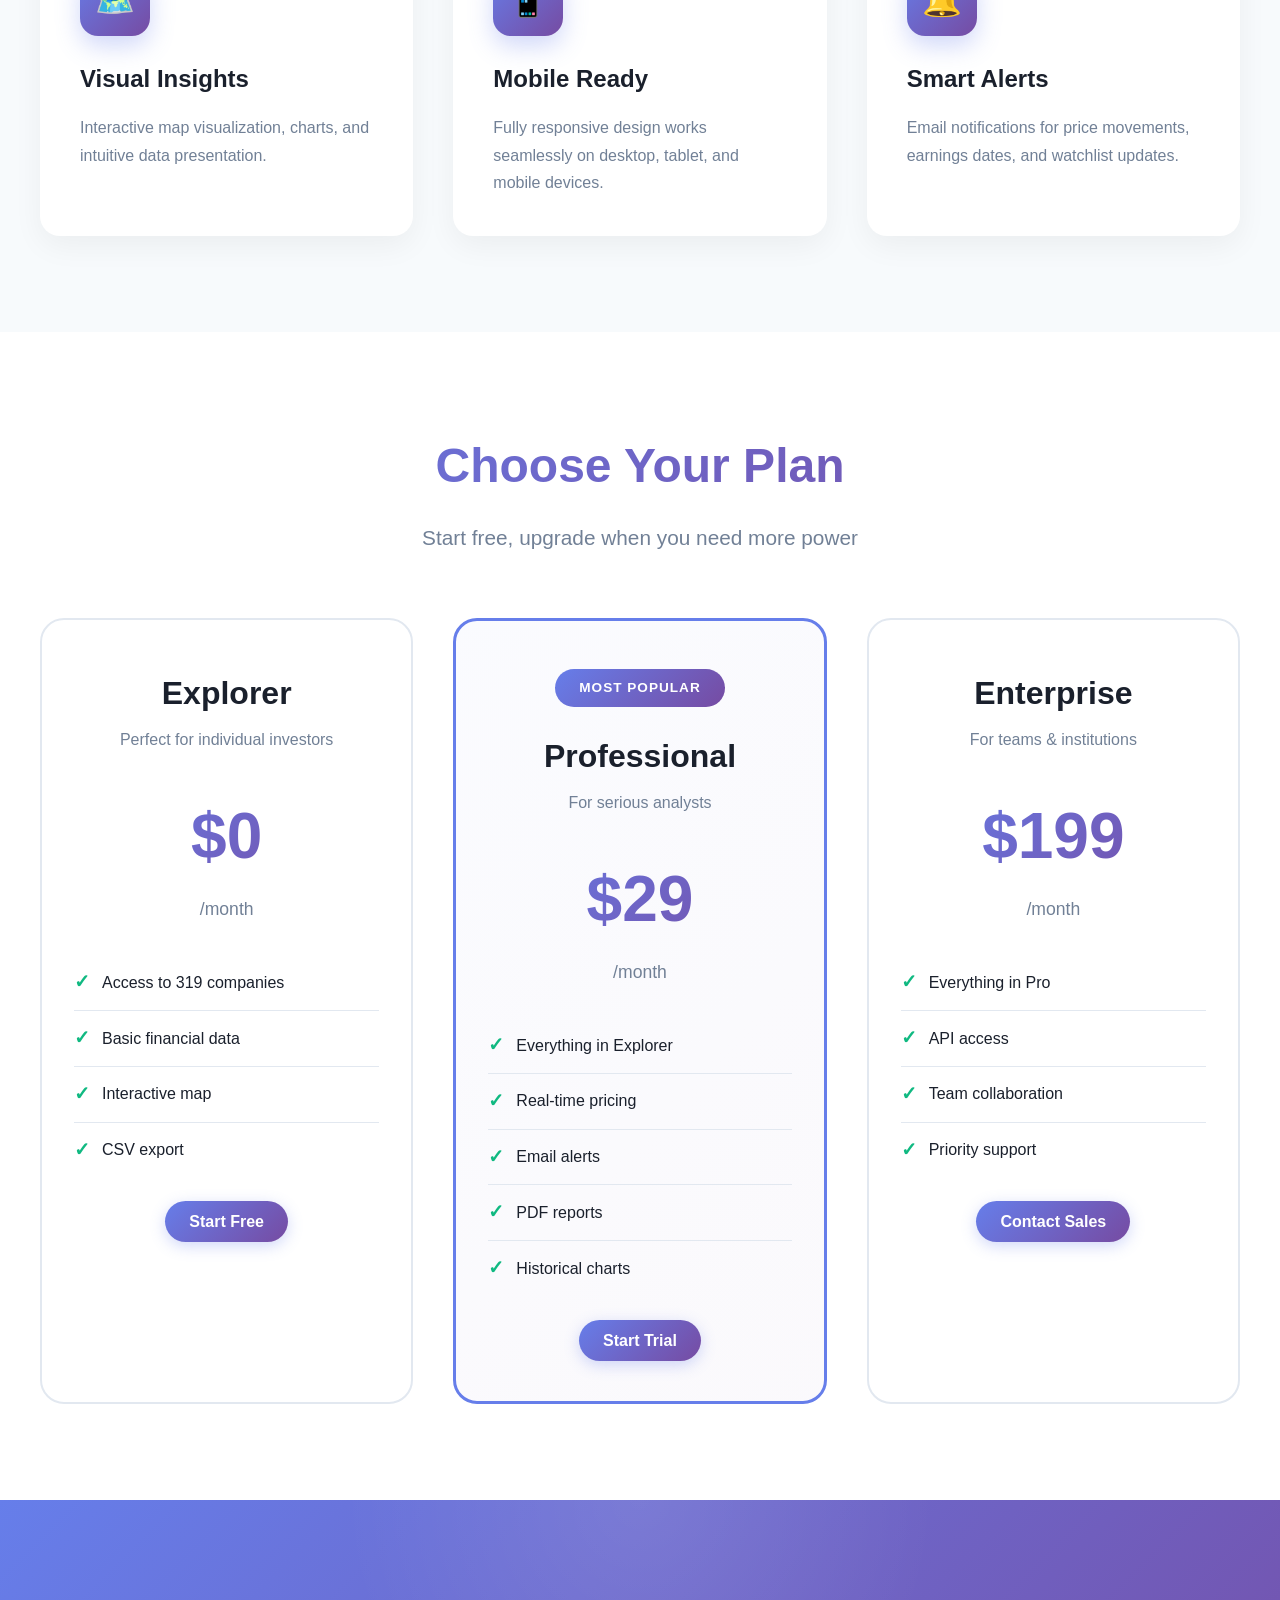
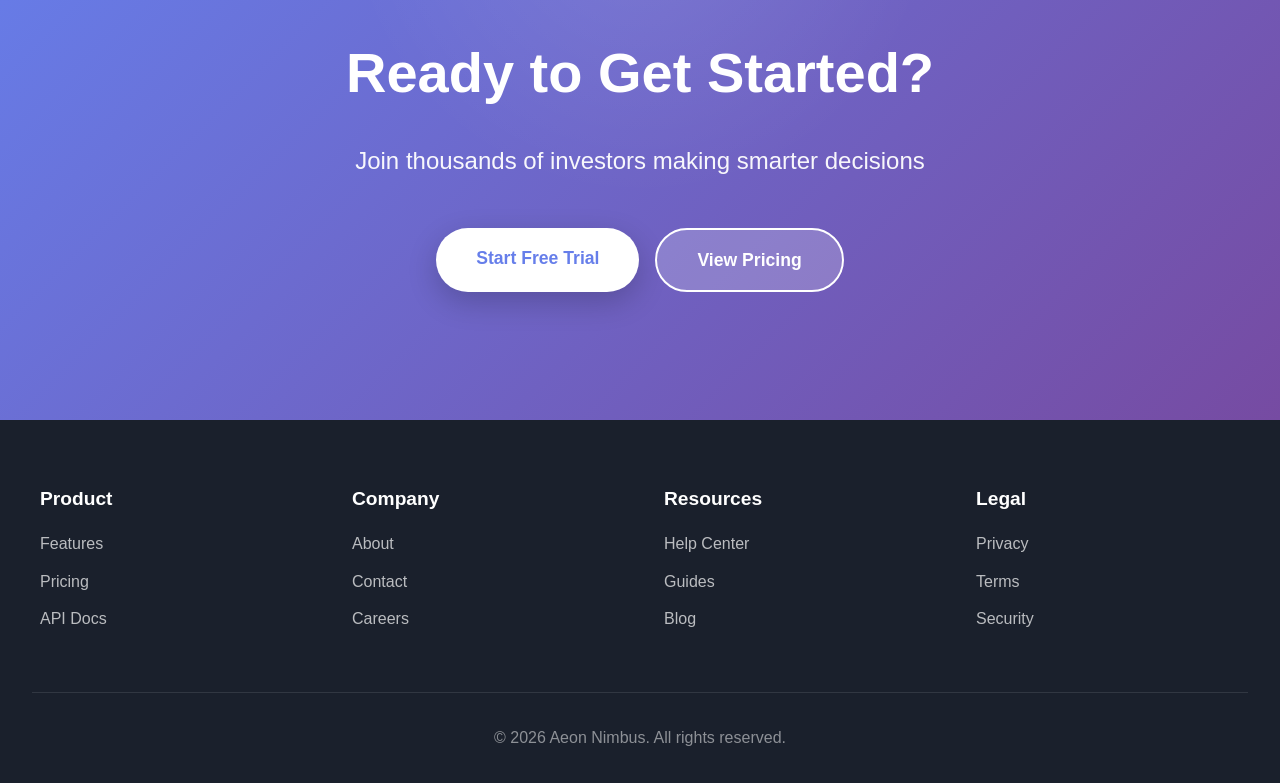
<file: marketing/landing/index_animated.html>
<!DOCTYPE html>
<html lang="en">
<head>
    <meta charset="UTF-8">
    <meta name="viewport" content="width=device-width, initial-scale=1.0">
    <title>Aeon Nimbus - Global Financial Intelligence Platform</title>
    <style>
        * {
            margin: 0;
            padding: 0;
            box-sizing: border-box;
        }

        :root {
            --primary: #667eea;
            --primary-dark: #5568d3;
            --secondary: #764ba2;
            --text: #1a202c;
            --text-light: #718096;
            --bg: #ffffff;
            --bg-light: #f7fafc;
            --border: #e2e8f0;
        }

        body {
            font-family: -apple-system, BlinkMacSystemFont, 'Segoe UI', 'Roboto', 'Oxygen', 'Ubuntu', sans-serif;
            line-height: 1.6;
            color: var(--text);
            overflow-x: hidden;
        }

        /* Smooth scrolling */
        html {
            scroll-behavior: smooth;
        }

        /* Header with backdrop blur */
        header {
            position: fixed;
            top: 0;
            width: 100%;
            background: rgba(255, 255, 255, 0.8);
            backdrop-filter: blur(10px);
            -webkit-backdrop-filter: blur(10px);
            border-bottom: 1px solid var(--border);
            z-index: 1000;
            animation: slideDown 0.5s ease-out;
        }

        @keyframes slideDown {
            from {
                transform: translateY(-100%);
                opacity: 0;
            }
            to {
                transform: translateY(0);
                opacity: 1;
            }
        }

        nav {
            max-width: 1200px;
            margin: 0 auto;
            padding: 1rem 2rem;
            display: flex;
            justify-content: space-between;
            align-items: center;
        }

        .logo {
            font-size: 1.5rem;
            font-weight: 800;
            background: linear-gradient(135deg, var(--primary), var(--secondary));
            -webkit-background-clip: text;
            -webkit-text-fill-color: transparent;
            background-clip: text;
            animation: fadeIn 0.8s ease-out;
        }

        .nav-links {
            display: flex;
            gap: 2rem;
            list-style: none;
        }

        .nav-links a {
            text-decoration: none;
            color: var(--text);
            font-weight: 500;
            transition: all 0.3s ease;
            position: relative;
        }

        .nav-links a::after {
            content: '';
            position: absolute;
            bottom: -5px;
            left: 0;
            width: 0;
            height: 2px;
            background: linear-gradient(135deg, var(--primary), var(--secondary));
            transition: width 0.3s ease;
        }

        .nav-links a:hover::after {
            width: 100%;
        }

        .cta-button {
            background: linear-gradient(135deg, var(--primary), var(--secondary));
            color: white;
            padding: 0.75rem 1.5rem;
            border-radius: 50px;
            text-decoration: none;
            font-weight: 600;
            transition: all 0.3s ease;
            box-shadow: 0 4px 15px rgba(102, 126, 234, 0.3);
        }

        .cta-button:hover {
            transform: translateY(-2px);
            box-shadow: 0 6px 20px rgba(102, 126, 234, 0.4);
        }

        /* Hero Section */
        .hero {
            margin-top: 80px;
            min-height: 90vh;
            background: linear-gradient(135deg, #667eea 0%, #764ba2 100%);
            color: white;
            display: flex;
            align-items: center;
            position: relative;
            overflow: hidden;
        }

        /* Animated background particles */
        .hero::before {
            content: '';
            position: absolute;
            width: 500px;
            height: 500px;
            background: radial-gradient(circle, rgba(255,255,255,0.1) 0%, transparent 70%);
            border-radius: 50%;
            top: -250px;
            right: -250px;
            animation: float 20s infinite ease-in-out;
        }

        .hero::after {
            content: '';
            position: absolute;
            width: 300px;
            height: 300px;
            background: radial-gradient(circle, rgba(255,255,255,0.08) 0%, transparent 70%);
            border-radius: 50%;
            bottom: -150px;
            left: -150px;
            animation: float 15s infinite ease-in-out reverse;
        }

        @keyframes float {
            0%, 100% {
                transform: translate(0, 0) rotate(0deg);
            }
            33% {
                transform: translate(30px, -30px) rotate(120deg);
            }
            66% {
                transform: translate(-20px, 20px) rotate(240deg);
            }
        }

        .hero-content {
            max-width: 1200px;
            margin: 0 auto;
            padding: 4rem 2rem;
            position: relative;
            z-index: 1;
        }

        .hero h1 {
            font-size: 4rem;
            font-weight: 900;
            margin-bottom: 1.5rem;
            line-height: 1.1;
            animation: fadeInUp 0.8s ease-out;
        }

        @keyframes fadeInUp {
            from {
                opacity: 0;
                transform: translateY(30px);
            }
            to {
                opacity: 1;
                transform: translateY(0);
            }
        }

        .hero p {
            font-size: 1.5rem;
            margin-bottom: 2.5rem;
            opacity: 0.95;
            max-width: 700px;
            animation: fadeInUp 0.8s ease-out 0.2s both;
        }

        .button-group {
            display: flex;
            gap: 1rem;
            flex-wrap: wrap;
            animation: fadeInUp 0.8s ease-out 0.4s both;
        }

        .primary-btn {
            background: white;
            color: var(--primary);
            padding: 1rem 2.5rem;
            border-radius: 50px;
            text-decoration: none;
            font-weight: 700;
            font-size: 1.1rem;
            transition: all 0.3s ease;
            box-shadow: 0 10px 30px rgba(0,0,0,0.2);
        }

        .primary-btn:hover {
            transform: translateY(-3px);
            box-shadow: 0 15px 40px rgba(0,0,0,0.3);
        }

        .secondary-btn {
            background: rgba(255,255,255,0.2);
            color: white;
            padding: 1rem 2.5rem;
            border-radius: 50px;
            text-decoration: none;
            font-weight: 700;
            font-size: 1.1rem;
            border: 2px solid white;
            transition: all 0.3s ease;
            backdrop-filter: blur(10px);
        }

        .secondary-btn:hover {
            background: rgba(255,255,255,0.3);
            transform: translateY(-3px);
        }

        /* Stats Section */
        .hero-stats {
            display: grid;
            grid-template-columns: repeat(3, 1fr);
            gap: 3rem;
            margin-top: 5rem;
            animation: fadeInUp 0.8s ease-out 0.6s both;
        }

        .stat {
            text-align: center;
            padding: 2rem;
            background: rgba(255,255,255,0.1);
            border-radius: 20px;
            backdrop-filter: blur(10px);
            border: 1px solid rgba(255,255,255,0.2);
            transition: all 0.3s ease;
        }

        .stat:hover {
            transform: translateY(-5px);
            background: rgba(255,255,255,0.15);
        }

        .stat-number {
            font-size: 3.5rem;
            font-weight: 900;
            display: block;
            margin-bottom: 0.5rem;
            background: linear-gradient(to right, #fff, rgba(255,255,255,0.8));
            -webkit-background-clip: text;
            -webkit-text-fill-color: transparent;
            background-clip: text;
        }

        .stat-label {
            font-size: 1.1rem;
            opacity: 0.95;
        }

        /* Features Section */
        .features {
            padding: 6rem 2rem;
            background: var(--bg-light);
        }

        .container {
            max-width: 1200px;
            margin: 0 auto;
        }

        .section-header {
            text-align: center;
            margin-bottom: 4rem;
        }

        .section-header h2 {
            font-size: 3rem;
            font-weight: 900;
            margin-bottom: 1rem;
            background: linear-gradient(135deg, var(--primary), var(--secondary));
            -webkit-background-clip: text;
            -webkit-text-fill-color: transparent;
            background-clip: text;
        }

        .section-subtitle {
            font-size: 1.3rem;
            color: var(--text-light);
        }

        .features-grid {
            display: grid;
            grid-template-columns: repeat(auto-fit, minmax(320px, 1fr));
            gap: 2.5rem;
        }

        .feature-card {
            background: white;
            padding: 2.5rem;
            border-radius: 20px;
            box-shadow: 0 10px 30px rgba(0,0,0,0.05);
            transition: all 0.4s cubic-bezier(0.175, 0.885, 0.32, 1.275);
            position: relative;
            overflow: hidden;
        }

        .feature-card::before {
            content: '';
            position: absolute;
            top: 0;
            left: 0;
            width: 100%;
            height: 4px;
            background: linear-gradient(135deg, var(--primary), var(--secondary));
            transform: scaleX(0);
            transition: transform 0.3s ease;
        }

        .feature-card:hover {
            transform: translateY(-10px);
            box-shadow: 0 20px 50px rgba(102, 126, 234, 0.2);
        }

        .feature-card:hover::before {
            transform: scaleX(1);
        }

        .feature-icon {
            width: 70px;
            height: 70px;
            background: linear-gradient(135deg, var(--primary), var(--secondary));
            border-radius: 18px;
            display: flex;
            align-items: center;
            justify-content: center;
            font-size: 2rem;
            margin-bottom: 1.5rem;
            box-shadow: 0 10px 25px rgba(102, 126, 234, 0.3);
            animation: iconPulse 2s infinite;
        }

        @keyframes iconPulse {
            0%, 100% {
                box-shadow: 0 10px 25px rgba(102, 126, 234, 0.3);
            }
            50% {
                box-shadow: 0 10px 35px rgba(102, 126, 234, 0.5);
            }
        }

        .feature-card h3 {
            font-size: 1.5rem;
            margin-bottom: 1rem;
            color: var(--text);
        }

        .feature-card p {
            color: var(--text-light);
            line-height: 1.7;
        }

        /* Pricing Section */
        .pricing {
            padding: 6rem 2rem;
            background: white;
        }

        .pricing-grid {
            display: grid;
            grid-template-columns: repeat(auto-fit, minmax(300px, 1fr));
            gap: 2.5rem;
            margin-top: 4rem;
        }

        .pricing-card {
            background: white;
            border: 2px solid var(--border);
            border-radius: 24px;
            padding: 3rem 2rem;
            text-align: center;
            transition: all 0.4s cubic-bezier(0.175, 0.885, 0.32, 1.275);
            position: relative;
        }

        .pricing-card:hover {
            transform: translateY(-10px);
            box-shadow: 0 20px 50px rgba(0,0,0,0.1);
        }

        .pricing-card.featured {
            border-color: var(--primary);
            border-width: 3px;
            background: linear-gradient(135deg, #667eea08, #764ba208);
        }

        .pricing-badge {
            background: linear-gradient(135deg, var(--primary), var(--secondary));
            color: white;
            padding: 0.5rem 1.5rem;
            border-radius: 20px;
            font-size: 0.85rem;
            font-weight: 700;
            text-transform: uppercase;
            display: inline-block;
            margin-bottom: 1.5rem;
            letter-spacing: 1px;
        }

        .plan-name {
            font-size: 2rem;
            font-weight: 800;
            margin-bottom: 0.5rem;
        }

        .plan-description {
            color: var(--text-light);
            margin-bottom: 2rem;
        }

        .price {
            font-size: 4rem;
            font-weight: 900;
            background: linear-gradient(135deg, var(--primary), var(--secondary));
            -webkit-background-clip: text;
            -webkit-text-fill-color: transparent;
            background-clip: text;
            margin-bottom: 0.5rem;
        }

        .price-period {
            color: var(--text-light);
            font-size: 1.1rem;
        }

        .pricing-features {
            list-style: none;
            margin: 2rem 0;
            text-align: left;
        }

        .pricing-features li {
            padding: 0.75rem 0;
            border-bottom: 1px solid var(--border);
            display: flex;
            align-items: center;
            gap: 0.75rem;
        }

        .pricing-features li:last-child {
            border-bottom: none;
        }

        .check-icon {
            color: #10b981;
            font-weight: bold;
            font-size: 1.2rem;
        }

        /* CTA Section */
        .cta-section {
            padding: 8rem 2rem;
            background: linear-gradient(135deg, #667eea 0%, #764ba2 100%);
            color: white;
            text-align: center;
            position: relative;
            overflow: hidden;
        }

        .cta-section::before {
            content: '';
            position: absolute;
            width: 600px;
            height: 600px;
            background: radial-gradient(circle, rgba(255,255,255,0.1) 0%, transparent 70%);
            border-radius: 50%;
            top: -300px;
            left: 50%;
            transform: translateX(-50%);
            animation: pulse 3s infinite;
        }

        @keyframes pulse {
            0%, 100% {
                transform: translateX(-50%) scale(1);
                opacity: 1;
            }
            50% {
                transform: translateX(-50%) scale(1.1);
                opacity: 0.8;
            }
        }

        .cta-content {
            position: relative;
            z-index: 1;
        }

        .cta-section h2 {
            font-size: 3.5rem;
            font-weight: 900;
            margin-bottom: 1.5rem;
        }

        .cta-section p {
            font-size: 1.5rem;
            margin-bottom: 3rem;
            opacity: 0.95;
        }

        /* Footer */
        footer {
            background: var(--text);
            color: white;
            padding: 4rem 2rem 2rem;
        }

        .footer-content {
            max-width: 1200px;
            margin: 0 auto;
            display: grid;
            grid-template-columns: repeat(auto-fit, minmax(200px, 1fr));
            gap: 3rem;
            margin-bottom: 3rem;
        }

        .footer-section h4 {
            margin-bottom: 1rem;
            font-size: 1.2rem;
        }

        .footer-links {
            list-style: none;
        }

        .footer-links li {
            margin-bottom: 0.75rem;
        }

        .footer-links a {
            color: rgba(255,255,255,0.7);
            text-decoration: none;
            transition: color 0.3s ease;
        }

        .footer-links a:hover {
            color: white;
        }

        .footer-bottom {
            text-align: center;
            padding-top: 2rem;
            border-top: 1px solid rgba(255,255,255,0.1);
            color: rgba(255,255,255,0.5);
        }

        /* Animations on scroll */
        .animate-on-scroll {
            opacity: 0;
            transform: translateY(30px);
            transition: all 0.8s ease-out;
        }

        .animate-on-scroll.animated {
            opacity: 1;
            transform: translateY(0);
        }

        /* Responsive */
        @media (max-width: 768px) {
            .hero h1 {
                font-size: 2.5rem;
            }

            .hero p {
                font-size: 1.2rem;
            }

            .hero-stats {
                grid-template-columns: 1fr;
                gap: 1.5rem;
            }

            .nav-links {
                display: none;
            }

            .section-header h2 {
                font-size: 2rem;
            }

            .cta-section h2 {
                font-size: 2.5rem;
            }
        }

        /* Scroll indicator */
        .scroll-indicator {
            position: absolute;
            bottom: 2rem;
            left: 50%;
            transform: translateX(-50%);
            animation: bounce 2s infinite;
        }

        @keyframes bounce {
            0%, 20%, 50%, 80%, 100% {
                transform: translateX(-50%) translateY(0);
            }
            40% {
                transform: translateX(-50%) translateY(-20px);
            }
            60% {
                transform: translateX(-50%) translateY(-10px);
            }
        }

        .scroll-indicator svg {
            width: 30px;
            height: 30px;
            stroke: white;
            stroke-width: 2;
            fill: none;
        }
    </style>
</head>
<body>
    <header>
        <nav>
            <div class="logo">Aeon Nimbus</div>
            <ul class="nav-links">
                <li><a href="#features">Features</a></li>
                <li><a href="#pricing">Pricing</a></li>
                <li><a href="#cta">Get Started</a></li>
            </ul>
            <a href="/platform" class="cta-button">Launch Platform</a>
        </nav>
    </header>

    <section class="hero">
        <div class="hero-content">
            <h1>Global Financial Intelligence<br>at Your Fingertips</h1>
            <p>Access comprehensive financial data, real-time insights, and powerful analytics for 319 companies across 25+ countries.</p>

            <div class="button-group">
                <a href="/platform" class="primary-btn">Start Free Trial</a>
                <a href="#features" class="secondary-btn">See Features</a>
            </div>

            <div class="hero-stats">
                <div class="stat">
                    <span class="stat-number">319</span>
                    <span class="stat-label">Companies Tracked</span>
                </div>
                <div class="stat">
                    <span class="stat-number">97.3%</span>
                    <span class="stat-label">Data Coverage</span>
                </div>
                <div class="stat">
                    <span class="stat-number">35+</span>
                    <span class="stat-label">API Endpoints</span>
                </div>
            </div>
        </div>

        <div class="scroll-indicator">
            <svg viewBox="0 0 24 24">
                <path d="M12 5v14M19 12l-7 7-7-7"/>
            </svg>
        </div>
    </section>

    <section id="features" class="features">
        <div class="container">
            <div class="section-header animate-on-scroll">
                <h2>Everything You Need</h2>
                <p class="section-subtitle">Comprehensive tools for modern financial analysis</p>
            </div>

            <div class="features-grid">
                <div class="feature-card animate-on-scroll">
                    <div class="feature-icon">📊</div>
                    <h3>Real-Time Data</h3>
                    <p>Live pricing updates, historical charts, and comprehensive financial metrics updated continuously.</p>
                </div>

                <div class="feature-card animate-on-scroll">
                    <div class="feature-icon">🌍</div>
                    <h3>Global Coverage</h3>
                    <p>319 companies across North America, Europe, Asia, Africa, and emerging markets.</p>
                </div>

                <div class="feature-card animate-on-scroll">
                    <div class="feature-icon">📈</div>
                    <h3>Advanced Analytics</h3>
                    <p>Peer benchmarking, EBITDA calculations, sector comparisons, and custom metrics.</p>
                </div>

                <div class="feature-card animate-on-scroll">
                    <div class="feature-icon">🗺️</div>
                    <h3>Visual Insights</h3>
                    <p>Interactive map visualization, charts, and intuitive data presentation.</p>
                </div>

                <div class="feature-card animate-on-scroll">
                    <div class="feature-icon">📱</div>
                    <h3>Mobile Ready</h3>
                    <p>Fully responsive design works seamlessly on desktop, tablet, and mobile devices.</p>
                </div>

                <div class="feature-card animate-on-scroll">
                    <div class="feature-icon">🔔</div>
                    <h3>Smart Alerts</h3>
                    <p>Email notifications for price movements, earnings dates, and watchlist updates.</p>
                </div>
            </div>
        </div>
    </section>

    <section id="pricing" class="pricing">
        <div class="container">
            <div class="section-header animate-on-scroll">
                <h2>Choose Your Plan</h2>
                <p class="section-subtitle">Start free, upgrade when you need more power</p>
            </div>

            <div class="pricing-grid">
                <div class="pricing-card animate-on-scroll">
                    <div class="plan-name">Explorer</div>
                    <div class="plan-description">Perfect for individual investors</div>
                    <div class="price">$0</div>
                    <div class="price-period">/month</div>

                    <ul class="pricing-features">
                        <li><span class="check-icon">✓</span> Access to 319 companies</li>
                        <li><span class="check-icon">✓</span> Basic financial data</li>
                        <li><span class="check-icon">✓</span> Interactive map</li>
                        <li><span class="check-icon">✓</span> CSV export</li>
                    </ul>

                    <a href="/platform" class="cta-button">Start Free</a>
                </div>

                <div class="pricing-card featured animate-on-scroll">
                    <div class="pricing-badge">Most Popular</div>
                    <div class="plan-name">Professional</div>
                    <div class="plan-description">For serious analysts</div>
                    <div class="price">$29</div>
                    <div class="price-period">/month</div>

                    <ul class="pricing-features">
                        <li><span class="check-icon">✓</span> Everything in Explorer</li>
                        <li><span class="check-icon">✓</span> Real-time pricing</li>
                        <li><span class="check-icon">✓</span> Email alerts</li>
                        <li><span class="check-icon">✓</span> PDF reports</li>
                        <li><span class="check-icon">✓</span> Historical charts</li>
                    </ul>

                    <a href="/platform" class="cta-button">Start Trial</a>
                </div>

                <div class="pricing-card animate-on-scroll">
                    <div class="plan-name">Enterprise</div>
                    <div class="plan-description">For teams & institutions</div>
                    <div class="price">$199</div>
                    <div class="price-period">/month</div>

                    <ul class="pricing-features">
                        <li><span class="check-icon">✓</span> Everything in Pro</li>
                        <li><span class="check-icon">✓</span> API access</li>
                        <li><span class="check-icon">✓</span> Team collaboration</li>
                        <li><span class="check-icon">✓</span> Priority support</li>
                    </ul>

                    <a href="/platform" class="cta-button">Contact Sales</a>
                </div>
            </div>
        </div>
    </section>

    <section id="cta" class="cta-section">
        <div class="cta-content">
            <h2>Ready to Get Started?</h2>
            <p>Join thousands of investors making smarter decisions</p>
            <div class="button-group" style="justify-content: center;">
                <a href="/platform" class="primary-btn">Start Free Trial</a>
                <a href="#pricing" class="secondary-btn">View Pricing</a>
            </div>
        </div>
    </section>

    <footer>
        <div class="footer-content">
            <div class="footer-section">
                <h4>Product</h4>
                <ul class="footer-links">
                    <li><a href="#features">Features</a></li>
                    <li><a href="#pricing">Pricing</a></li>
                    <li><a href="/docs">API Docs</a></li>
                </ul>
            </div>

            <div class="footer-section">
                <h4>Company</h4>
                <ul class="footer-links">
                    <li><a href="#about">About</a></li>
                    <li><a href="#contact">Contact</a></li>
                    <li><a href="#careers">Careers</a></li>
                </ul>
            </div>

            <div class="footer-section">
                <h4>Resources</h4>
                <ul class="footer-links">
                    <li><a href="#help">Help Center</a></li>
                    <li><a href="#guides">Guides</a></li>
                    <li><a href="#blog">Blog</a></li>
                </ul>
            </div>

            <div class="footer-section">
                <h4>Legal</h4>
                <ul class="footer-links">
                    <li><a href="#privacy">Privacy</a></li>
                    <li><a href="#terms">Terms</a></li>
                    <li><a href="#security">Security</a></li>
                </ul>
            </div>
        </div>

        <div class="footer-bottom">
            <p>&copy; 2026 Aeon Nimbus. All rights reserved.</p>
        </div>
    </footer>

    <script>
        // Animate elements on scroll
        const observerOptions = {
            threshold: 0.1,
            rootMargin: '0px 0px -100px 0px'
        };

        const observer = new IntersectionObserver((entries) => {
            entries.forEach(entry => {
                if (entry.isIntersecting) {
                    entry.target.classList.add('animated');
                }
            });
        }, observerOptions);

        document.querySelectorAll('.animate-on-scroll').forEach(el => {
            observer.observe(el);
        });

        // Smooth scroll for anchor links
        document.querySelectorAll('a[href^="#"]').forEach(anchor => {
            anchor.addEventListener('click', function (e) {
                e.preventDefault();
                const target = document.querySelector(this.getAttribute('href'));
                if (target) {
                    target.scrollIntoView({
                        behavior: 'smooth',
                        block: 'start'
                    });
                }
            });
        });

        // Counter animation for stats
        function animateCounter(element, target, duration = 2000) {
            let start = 0;
            const increment = target / (duration / 16);
            const timer = setInterval(() => {
                start += increment;
                if (start >= target) {
                    element.textContent = target;
                    clearInterval(timer);
                } else {
                    element.textContent = Math.floor(start);
                }
            }, 16);
        }

        // Trigger counter animation when stats are visible
        const statsObserver = new IntersectionObserver((entries) => {
            entries.forEach(entry => {
                if (entry.isIntersecting && !entry.target.classList.contains('counted')) {
                    entry.target.classList.add('counted');
                    const number = entry.target.querySelector('.stat-number');
                    const text = number.textContent;

                    if (text.includes('%')) {
                        animateCounter(number, 97.3);
                        setTimeout(() => {
                            number.textContent = '97.3%';
                        }, 2000);
                    } else if (!isNaN(parseInt(text))) {
                        animateCounter(number, parseInt(text));
                    }
                }
            });
        }, { threshold: 0.5 });

        document.querySelectorAll('.stat').forEach(stat => {
            statsObserver.observe(stat);
        });
    </script>
</body>
</html>
</file>
